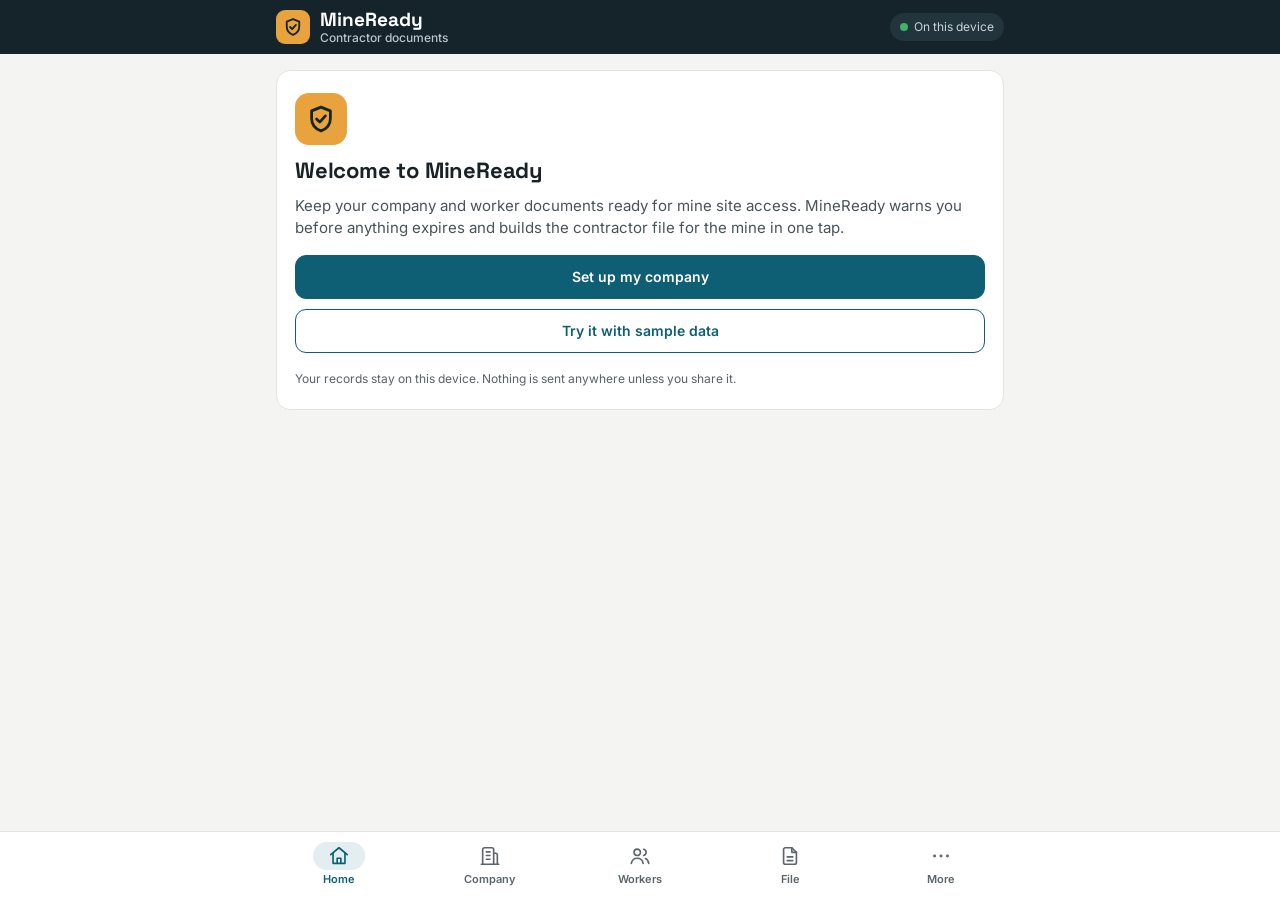
<file: index.html>
<!DOCTYPE html>
<html lang="en">
<head>
<meta charset="utf-8">
<meta name="viewport" content="width=device-width, initial-scale=1, viewport-fit=cover">
<meta name="theme-color" content="#15232A">
<meta name="description" content="MineReady keeps mine contractors' company and worker documents ready for site access. Built by Aubrey Lubasi in Ndola, Zambia.">
<meta name="author" content="Aubrey Lubasi">
<link rel="canonical" href="https://mineready.aubreylubasi.dev/">
<meta property="og:title" content="MineReady - Contractor Documents">
<meta property="og:description" content="Keep mine contractors' company and worker documents ready for site access. Built by Aubrey Lubasi in Ndola, Zambia.">
<meta property="og:type" content="website">
<meta property="og:url" content="https://mineready.aubreylubasi.dev/">
<meta name="apple-mobile-web-app-capable" content="yes">
<meta name="mobile-web-app-capable" content="yes">
<meta name="apple-mobile-web-app-title" content="MineReady">
<meta name="format-detection" content="telephone=no">
<meta name="referrer" content="no-referrer">
<meta http-equiv="Content-Security-Policy" content="default-src 'self'; script-src 'self' 'unsafe-inline'; style-src 'self' 'unsafe-inline'; img-src 'self' blob: data:; font-src 'self'; connect-src 'self' blob:; worker-src 'self'; frame-src 'none'; object-src 'none'; base-uri 'none'; form-action 'none'">
<title>MineReady - Contractor Documents</title>
<link rel="manifest" href="manifest.webmanifest">
<link rel="icon" href="icons/favicon.svg" type="image/svg+xml">
<link rel="icon" href="icons/favicon-32.png" sizes="32x32" type="image/png">
<link rel="apple-touch-icon" href="icons/apple-touch-icon.png">
<link rel="stylesheet" href="fonts/fonts.css">
<style>
:root{
  --bg:#F4F5F2; --card:#FFFFFF; --line:#E2E5E0; --line2:#ECEEEA; --field:#B9C2C5;
  --ink:#172126; --ink2:#26343A; --muted:#47545A; --muted2:#56636A;
  --head:#15232A; --accent:#0F5F74; --accent-soft:#E2EEF0;
  --ok-bg:#E3F2E7; --ok:#1D6236; --ok-dot:#2E8B4E;
  --soon-bg:#FFF1D1; --soon:#7A4A00; --soon-dot:#D88A0B;
  --bad-bg:#FBE4E2; --bad:#9E1F17; --bad-dot:#C8372D;
  --miss-bg:#ECEEF0; --miss:#454D55; --miss-dot:#7B848C;
  --inc-bg:#FCE7D6; --inc:#8A3B05; --inc-dot:#D2691E;
  --wa:#17693B;
}
*{box-sizing:border-box}
html,body{margin:0;background:var(--bg);color:var(--ink);font:15px/1.45 Inter,system-ui,-apple-system,"Segoe UI",Roboto,sans-serif}
button,input,select,textarea{font:inherit;color:inherit}
a{color:var(--accent)}
h1,h2,h3{font-family:"Space Grotesk",Inter,sans-serif;margin:0;letter-spacing:-.2px;line-height:1.2}
h1{font-size:22px} h2{font-size:17px} h3{font-size:15px}
p{margin:0}
.top{position:sticky;top:0;z-index:20;background:var(--head);color:#fff}
.top .in{max-width:760px;margin:0 auto;display:flex;align-items:center;gap:10px;padding:10px 16px}
.logo{display:flex;align-items:center;gap:10px;min-width:0}
.mark{width:34px;height:34px;border-radius:9px;background:#E8A33D;color:#15232A;display:grid;place-items:center;flex:none}
.brand{font-family:"Space Grotesk",Inter,sans-serif;font-weight:700;font-size:19px;line-height:1.1;min-width:0}
.brand small{display:block;font-family:Inter,sans-serif;font-weight:500;font-size:12px;color:#B8C5CA;white-space:nowrap;overflow:hidden;text-overflow:ellipsis;max-width:52vw}
.spacer{flex:1}
.sync{display:inline-flex;align-items:center;gap:6px;font-size:12px;color:#C9D4D8;padding:5px 10px;border-radius:999px;background:#22343C;white-space:nowrap}
.sync i{width:8px;height:8px;border-radius:50%;background:#7B848C}
.sync.ok i{background:#3FB36B}.sync.warn i{background:#E8A33D}.sync.bad i{background:#E5484D}
main{max-width:760px;margin:0 auto;padding:16px 16px 104px}
.stack{display:flex;flex-direction:column;gap:14px}
.card{background:var(--card);border:1px solid var(--line);border-radius:14px;padding:16px}
.card.flush{padding:0;overflow:hidden}
.row{display:flex;align-items:center;gap:10px;flex-wrap:wrap}
.between{justify-content:space-between}
.muted{color:var(--muted)} .small{font-size:13px} .xs{font-size:12px}
.pill{display:inline-flex;align-items:center;padding:3px 10px;border-radius:999px;font-size:12px;font-weight:600;white-space:nowrap;flex:none}
.pill.valid{background:var(--ok-bg);color:var(--ok)}
.pill.soon{background:var(--soon-bg);color:var(--soon)}
.pill.expired{background:var(--bad-bg);color:var(--bad)}
.pill.missing{background:var(--miss-bg);color:var(--miss)}
.pill.incomplete{background:var(--inc-bg);color:var(--inc)}
.kpis.k5 .kpi:last-child:nth-child(odd){grid-column:1/-1}
@media(min-width:620px){.kpis.k5{grid-template-columns:repeat(5,minmax(0,1fr))}.kpis.k5 .kpi:last-child:nth-child(odd){grid-column:auto}}
.kgroup{font-size:12px;font-weight:700;color:var(--muted);text-transform:uppercase;letter-spacing:.4px;margin:2px 2px -6px}
.demo-banner{background:#15232A;color:#FFF;border-radius:12px;padding:11px 14px;font-size:13px;font-weight:600;border-left:5px solid #E8A33D}
.why{display:flex;flex-direction:column;gap:6px;padding:12px 14px;border-top:1px solid var(--line2)}
.why .wt{display:flex;align-items:center;justify-content:space-between;gap:10px;font-weight:600;font-size:14px}
.why .we{font-size:13px;color:var(--muted)}
.why .wa{font-size:13px;color:var(--ink2)}
.why .wa b{font-weight:700}
.tag{display:inline-flex;align-items:center;padding:3px 9px;border-radius:999px;font-size:11px;font-weight:600;background:var(--miss-bg);color:var(--miss)}
.btn{display:inline-flex;align-items:center;justify-content:center;gap:8px;min-height:44px;padding:0 16px;border-radius:11px;border:1.5px solid #C9D0D2;background:#fff;color:var(--ink2);font-weight:600;cursor:pointer;text-decoration:none;font-size:14px}
.btn:hover{border-color:#9AA5A9}
.btn.primary{background:var(--accent);border-color:var(--accent);color:#fff}
.btn.primary:hover{background:#0B4E60}
.btn.outline{border-color:var(--accent);color:var(--accent)}
.btn.danger{border-color:#E3ADA8;color:var(--bad)}
.btn.wa{border-color:var(--wa);color:var(--wa)}
.btn.block{width:100%}
.btn.sm{min-height:40px;padding:0 12px;font-size:13px}
.btn[disabled]{opacity:.55;cursor:not-allowed}
.kpis{display:grid;grid-template-columns:repeat(2,minmax(0,1fr));gap:12px}
@media(min-width:620px){.kpis{grid-template-columns:repeat(4,minmax(0,1fr))}}
.kpi{background:#fff;border:1px solid var(--line);border-radius:14px;padding:14px}
.kpi .l{display:flex;align-items:center;gap:8px;font-size:13px;color:var(--muted);font-weight:500}
.kpi .dot{width:10px;height:10px;border-radius:50%;flex:none}
.kpi .v{font-family:"Space Grotesk",Inter,sans-serif;font-size:32px;font-weight:700;line-height:1;margin-top:8px}
.bar{height:10px;border-radius:5px;background:#E3E6E2;overflow:hidden}
.bar>i{display:block;height:100%;background:var(--ok-dot);border-radius:5px}
.list{display:flex;flex-direction:column}
.li{display:flex;align-items:center;gap:12px;padding:12px 14px;border:0;border-top:1px solid var(--line2);background:none;width:100%;text-align:left;cursor:pointer;color:inherit;text-decoration:none}
.li:hover{background:#FAFBF9}
.list>.li:first-child,.list>.lirow:first-child{border-top:0}
.li .main{flex:1;min-width:0}
.li .t{font-weight:600;font-size:14px;overflow-wrap:anywhere}
.li .s{font-size:12.5px;color:var(--muted2);margin-top:2px;overflow-wrap:anywhere}
.lirow{display:flex;align-items:stretch;border-top:1px solid var(--line2)}
.lirow .li{border-top:0}
.side-btn{display:flex;align-items:center;justify-content:center;min-width:52px;color:var(--wa);border-left:1px solid var(--line2);text-decoration:none}
.sec-h{display:flex;align-items:center;justify-content:space-between;gap:8px;padding:14px 14px 8px}
.sec-h h2{font-size:15px}
.lbl{display:block;font-size:13px;font-weight:600;color:var(--ink2);margin-bottom:6px}
.field{margin-bottom:14px}
input[type=text],input[type=tel],input[type=email],input[type=date],input[type=search],select,textarea{width:100%;min-height:46px;padding:10px 12px;border:1.5px solid var(--field);border-radius:10px;background:#fff;outline:none}
textarea{min-height:84px;resize:vertical}
input:focus,select:focus,textarea:focus{border-color:var(--accent);box-shadow:0 0 0 3px var(--accent-soft)}
.check{display:flex;align-items:center;gap:10px;min-height:42px;cursor:pointer;font-size:14px}
.check input{width:20px;height:20px;accent-color:var(--accent);flex:none}
.check.dis{color:var(--muted2);cursor:default}
.hint{font-size:12px;color:var(--muted2);margin-top:5px}
.err{color:var(--bad);font-size:13px;margin-top:6px;font-weight:500}
.chips{display:flex;gap:8px;flex-wrap:wrap}
.chipbtn{min-height:42px;padding:0 14px;border-radius:8px;border:1.5px solid #C9D0D2;background:#fff;font-weight:600;cursor:pointer;font-size:14px}
.chipbtn[aria-pressed=true]{background:var(--accent);border-color:var(--accent);color:#fff}
nav.bottom{position:fixed;left:0;right:0;bottom:0;z-index:30;background:#fff;border-top:1px solid var(--line)}
nav.bottom .in{max-width:760px;margin:0 auto;display:flex;padding:6px 4px 8px}
nav.bottom button{flex:1 1 0;min-height:54px;border:0;background:none;display:flex;flex-direction:column;align-items:center;justify-content:center;gap:2px;font-size:11px;font-weight:600;color:#5B666B;cursor:pointer}
nav.bottom button .ic{width:52px;height:28px;border-radius:14px;display:grid;place-items:center}
nav.bottom button[aria-current=page]{color:var(--accent)}
nav.bottom button[aria-current=page] .ic{background:var(--accent-soft)}
.modal-bg{position:fixed;inset:0;z-index:50;background:rgba(10,18,22,.55);display:flex;align-items:flex-end;justify-content:center}
@media(min-width:620px){.modal-bg{align-items:center;padding:20px}}
.modal{background:#fff;width:100%;max-width:560px;max-height:92vh;overflow-y:auto;border-radius:18px 18px 0 0;padding:18px 16px 24px}
@media(min-width:620px){.modal{border-radius:18px}}
.mh{display:flex;align-items:center;justify-content:space-between;gap:10px;margin-bottom:14px}
.iconbtn{width:44px;height:44px;border-radius:12px;border:0;background:#EEF1EC;color:var(--ink2);display:grid;place-items:center;cursor:pointer;flex:none}
.toast{position:fixed;left:50%;bottom:86px;transform:translateX(-50%);z-index:80;background:#15232A;color:#fff;padding:11px 16px;border-radius:12px;font-weight:600;font-size:14px;max-width:92vw;box-shadow:0 8px 30px rgba(0,0,0,.25)}
.toast.bad{background:#9E1F17}
.banner{border-radius:12px;padding:12px 14px;font-size:13.5px;border:1px solid}
.banner.info{background:#E8F1F4;border-color:#BCD6DE;color:#0B4656}
.banner.warn{background:var(--soon-bg);border-color:#F0D28A;color:var(--soon)}
.banner.bad{background:var(--bad-bg);border-color:#EDB7B1;color:var(--bad)}
.banner.ok{background:var(--ok-bg);border-color:#A9D8B7;color:var(--ok)}
.banner b{font-weight:700}
.spin{width:28px;height:28px;border:3px solid var(--line);border-top-color:var(--accent);border-radius:50%;animation:sp 1s linear infinite;margin:60px auto 16px}
@keyframes sp{to{transform:rotate(360deg)}}
.empty{text-align:center;padding:26px 12px;color:var(--muted)}
.preview{max-width:100%;max-height:60vh;border-radius:10px;border:1px solid var(--line);display:block;margin:0 auto}
.filebox{display:flex;align-items:center;gap:12px;padding:10px;border:1.5px dashed #9AA5A9;border-radius:12px;flex-wrap:wrap}
.thumb{width:56px;height:56px;border-radius:8px;object-fit:cover;background:#EEF1EC;display:grid;place-items:center;flex:none;color:var(--muted)}
.sr{position:absolute;width:1px;height:1px;overflow:hidden;clip:rect(0 0 0 0);white-space:nowrap}
.kv{display:grid;grid-template-columns:140px 1fr;gap:6px 10px;font-size:14px;margin:0}
.kv dt{color:var(--muted)} .kv dd{margin:0;overflow-wrap:anywhere}
@media(max-width:420px){.kv{grid-template-columns:1fr;gap:2px}.kv dd{margin-bottom:6px}}
.hero{display:flex;flex-direction:column;gap:12px;padding:22px 18px}
.hero .mark{width:52px;height:52px;border-radius:14px}
.grid2{display:grid;grid-template-columns:repeat(2,minmax(0,1fr));gap:12px}
@media(max-width:460px){.grid2{grid-template-columns:1fr}}
.icon-left{display:inline-flex;align-items:center;gap:6px}
.backbtn{display:inline-flex;align-items:center;gap:4px;border:0;background:none;color:var(--accent);font-weight:600;cursor:pointer;padding:6px 0;min-height:40px;font-size:14px}
.cleared-tag{display:inline-flex;align-items:center;gap:6px;padding:4px 10px;border-radius:999px;font-size:12px;font-weight:700}
.cleared-tag.yes{background:var(--ok-bg);color:var(--ok)}
.cleared-tag.no{background:var(--bad-bg);color:var(--bad)}
.progress{font-size:13px;color:var(--muted);min-height:18px}
.sec li{margin-bottom:8px}
</style>
</head>
<body>
<header class="top"><div class="in">
  <div class="logo">
    <div class="mark" id="logoMark" aria-hidden="true"></div>
    <div class="brand">MineReady<small id="subName">Contractor documents</small></div>
  </div>
  <div class="spacer"></div>
  <span class="sync" id="sync"><i></i><span>Connecting</span></span>
</div></header>
<main id="view"><div class="spin" aria-label="Loading"></div></main>
<nav class="bottom" aria-label="Sections"><div class="in" id="nav"></div></nav>
<div id="modalRoot"></div>

<script>
'use strict';
/* =========================================================================
   MineReady — contractor documents for mine site access (v1.0)
   - Each signed-in account's records live under data/users/<id>/, which the
     platform keeps private to that account (not even the artifact owner sees it).
   - Everything is rendered with textContent / DOM nodes, never innerHTML.
   - Photos are re-encoded in the browser before upload (strips EXIF / GPS).
   - Contractor file PDF and ZIP are generated on the device.
   ========================================================================= */
const APP_VERSION = '1.0.1';
const NS = 'http://www.w3.org/2000/svg';

/* ---------- defaults ---------- */
const DEFAULT_COMPANY_TYPES = [
  'PACRA certificate of incorporation',
  'PACRA annual return',
  'ZRA tax clearance certificate',
  'NAPSA compliance certificate',
  "Workers' Compensation (WCFCB) certificate",
  'Public liability insurance',
  'Safety, health and environment policy'
];
const DEFAULT_WORKER_TYPES = [
  {name:'Medical fitness certificate', perMine:false},
  {name:'Site induction', perMine:true},
  {name:'Working at heights', perMine:false},
  {name:'First aid', perMine:false},
  {name:'Confined space entry', perMine:false},
  {name:'Rigging and slinging', perMine:false},
  {name:'Welding certificate', perMine:false},
  {name:'Defensive driving', perMine:false},
  {name:'Fire fighting', perMine:false}
];
const DEFAULT_REQ_COMPANY = ['PACRA certificate of incorporation','ZRA tax clearance certificate','NAPSA compliance certificate'];
const DEFAULT_REQ_WORKER = ['Medical fitness certificate','Site induction'];
const DEFAULT_MINES = [['kansanshi','Kansanshi Mine'],['lumwana','Lumwana Mine'],['mopani','Mopani Copper Mines'],['kcm','KCM Nchanga']];
const WARN_OPTIONS = [14,30,45,60,90];
const STATUS_LABEL = {valid:'Valid', soon:'Expiring', expired:'Expired', missing:'Missing', incomplete:'Incomplete'};
const STATUS_RANK = {expired:0, missing:1, incomplete:2, soon:3, valid:4};
const BLOCKING = new Set(['expired','missing','incomplete']);
/* Document types that may legitimately be recorded with no expiry date (editable under More > Document types) */
const DEFAULT_NO_EXPIRY = ['PACRA certificate of incorporation'];
const DEMO_TEXT = 'DEMONSTRATION ENVIRONMENT – All sample company and worker records are fictional.';

function defaultSettings(){
  return {
    mines: DEFAULT_MINES.map(([id,name])=>({id, name, company:[...DEFAULT_REQ_COMPANY], worker:[...DEFAULT_REQ_WORKER]})),
    companyTypes: [...DEFAULT_COMPANY_TYPES],
    workerTypes: DEFAULT_WORKER_TYPES.map(t=>({...t})),
    noExpiryTypes: [...DEFAULT_NO_EXPIRY],
    warnDays: 30,
    activeMine: 'kansanshi'
  };
}

/* ---------- small helpers ---------- */
function h(tag, attrs, ...kids){
  const el = document.createElement(tag);
  if (attrs) for (const [k,v] of Object.entries(attrs)){
    if (v == null || v === false) continue;
    if (k === 'class') el.className = v;
    else if (k === 'text') el.textContent = v;
    else if (k.startsWith('on') && typeof v === 'function') el.addEventListener(k.slice(2), v);
    else if (v === true) el.setAttribute(k, '');
    else el.setAttribute(k, String(v));
  }
  for (const c of kids.flat(Infinity)){
    if (c == null || c === false) continue;
    el.append(c instanceof Node ? c : document.createTextNode(String(c)));
  }
  return el;
}
const ICONS = {
  home:['M3 10.5 12 3l9 7.5','M5.5 9v11h13V9','M10 20v-5.5h4V20'],
  building:['M4 21V5a2 2 0 0 1 2-2h8a2 2 0 0 1 2 2v16','M16 9h2a2 2 0 0 1 2 2v10','M2.5 21h19','M8 7.5h4M8 11.5h4M8 15.5h4'],
  users:['M12.5 8a3.5 3.5 0 1 1-7 0a3.5 3.5 0 1 1 7 0','M2.5 20c.8-3.6 3.4-5.5 6.5-5.5s5.7 1.9 6.5 5.5','M16 4.6a3.5 3.5 0 0 1 0 6.8','M18 14.8c1.8.7 3 2.4 3.5 5.2'],
  file:['M14 3H7a2 2 0 0 0-2 2v14a2 2 0 0 0 2 2h10a2 2 0 0 0 2-2V8z','M14 3v5h5','M9 13h6M9 17h6'],
  more:['M5 12h.01','M12 12h.01','M19 12h.01'],
  plus:['M12 5v14','M5 12h14'],
  check:['M5 12.5l4.5 4.5L19 7.5'],
  x:['M6 6l12 12','M18 6 6 18'],
  back:['M15 18l-6-6 6-6'],
  chev:['M9 6l6 6-6 6'],
  clip:['M20.5 11.5l-8.3 8.3a5 5 0 0 1-7.1-7.1l8.3-8.3a3.3 3.3 0 0 1 4.7 4.7l-8.3 8.3a1.7 1.7 0 0 1-2.4-2.4l7.6-7.6'],
  download:['M12 4v11','M7 10.5l5 5 5-5','M5 20h14'],
  upload:['M12 16V5','M7 9.5l5-5 5 5','M5 20h14'],
  chat:['M4.5 19.5l1.2-3.6A8 8 0 1 1 8.2 18.4z','M9 10.5h6M9 13.5h4'],
  edit:['M4 20h4L19 9l-4-4L4 16v4z','M13.5 6.5l4 4'],
  trash:['M4 7h16','M10 11v6M14 11v6','M6 7l1 13h10l1-13','M9 7V4h6v3'],
  copy:['M9 9h11v11H9z','M5 15H4V4h11v1'],
  shield:['M12 2.5 4.5 5.5v6c0 4.8 3.2 8.4 7.5 10 4.3-1.6 7.5-5.2 7.5-10v-6z','M8.5 12l2.5 2.5 4.5-5'],
  alert:['M12 3.5 2.5 20h19z','M12 10v4.5','M12 17.5h.01'],
  search:['M17 11a6 6 0 1 1-12 0a6 6 0 1 1 12 0','M15.5 15.5 20 20'],
  archive:['M3.5 4h17v4h-17z','M5 8v12h14V8','M10 12h4']
};
function icon(name, size=20, sw=1.8){
  const svg = document.createElementNS(NS,'svg');
  svg.setAttribute('width', size); svg.setAttribute('height', size); svg.setAttribute('viewBox','0 0 24 24');
  svg.setAttribute('fill','none'); svg.setAttribute('stroke','currentColor');
  svg.setAttribute('stroke-width', name==='more' ? 3.2 : sw); svg.setAttribute('stroke-linecap','round'); svg.setAttribute('stroke-linejoin','round');
  svg.setAttribute('aria-hidden','true'); svg.setAttribute('focusable','false');
  for (const d of (ICONS[name]||[])){ const p = document.createElementNS(NS,'path'); p.setAttribute('d', d); svg.append(p); }
  return svg;
}
const clean = (s, max=200) => String(s ?? '').replace(/[\u0000-\u001F\u007F]/g,' ').replace(/\s+/g,' ').trim().slice(0, max);
const cleanMulti = (s, max=1000) => String(s ?? '').replace(/[\u0000-\u0008\u000B\u000C\u000E-\u001F\u007F]/g,'').replace(/\r\n?/g,'\n').trim().slice(0, max);
const uniq = a => [...new Set(a)];
const deep = o => JSON.parse(JSON.stringify(o));
const sleep = ms => new Promise(r=>setTimeout(r, ms));
function randId(n=10){ const a='ABCDEFGHJKLMNPQRSTUVWXYZabcdefghijkmnopqrstuvwxyz23456789'; const b=new Uint8Array(n); crypto.getRandomValues(b); return [...b].map(x=>a[x%a.length]).join(''); }
const pad2 = n => String(n).padStart(2,'0');
function today0(){ const d=new Date(); d.setHours(0,0,0,0); return d; }
function ymd(d){ return `${d.getFullYear()}-${pad2(d.getMonth()+1)}-${pad2(d.getDate())}`; }
function parseD(s){ if (typeof s!=='string' || !/^\d{4}-\d{2}-\d{2}$/.test(s)) return null; const [y,m,d] = s.split('-').map(Number); const dt = new Date(y, m-1, d); return (dt.getFullYear()===y && dt.getMonth()===m-1 && dt.getDate()===d) ? dt : null; }
const isDate = s => !!parseD(s);
function addDays(n){ const d=today0(); d.setDate(d.getDate()+n); return ymd(d); }
function daysUntil(s){ const d=parseD(s); return d ? Math.round((d - today0())/86400000) : null; }
function fmtDate(s){ const d=parseD(s); return d ? d.toLocaleDateString('en-GB',{day:'numeric',month:'short',year:'numeric'}) : '–'; }
function fmtShort(s){ const d=parseD(s); if (!d) return '–'; const sameYear = d.getFullYear()===new Date().getFullYear(); return d.toLocaleDateString('en-GB', sameYear ? {day:'numeric',month:'short'} : {day:'numeric',month:'short',year:'numeric'}); }
function fmtMonthYear(s){ const d=parseD(s); return d ? d.toLocaleDateString('en-GB',{month:'short',year:'numeric'}) : '–'; }
function plural(n, w){ return `${n} ${w}${n===1?'':'s'}`; }
function $(id){ return document.getElementById(id); }
function toast(msg, bad){ const t=h('div',{class:'toast'+(bad?' bad':''),role:'status',text:msg}); document.body.append(t); setTimeout(()=>t.remove(), 3800); }
function errMsg(e){
  if (e && e.userMsg) return e.message;
  const c = e && e.code;
  if (c==='quota_exceeded' || c==='quota_or_state') return 'Storage is full. Remove old documents or files and try again.';
  if (c==='resource_exhausted' || c==='rate_limited') return 'Too many changes at once. Wait a moment and try again.';
  if (c==='invalid_argument') return "You don't have permission to save here, or the record was too large.";
  if (c==='too_large') return 'That file is too large (20 MB maximum).';
  if (c==='unsupported_type') return 'That file type is not supported. Use a photo (JPG or PNG) or a PDF.';
  if (c==='revoked') return 'Your access changed. Reload the page.';
  if (c==='declined') return 'Download cancelled.';
  return 'Something went wrong. Check your connection and try again.';
}
function userErr(msg){ const e = new Error(msg); e.userMsg = true; return e; }
function serialQueue(){ const m=new Map(); return (k, fn)=>{ const p=(m.get(k)||Promise.resolve()).catch(()=>{}).then(fn); m.set(k,p); return p; }; }
async function withRetry(fn){ try{ return await fn(); } catch(e){ if (e && (e.code==='unavailable' || e.code==='store_unavailable')){ await sleep(400+Math.random()*700); return fn(); } throw e; } }
function armConfirm(btn, label, armedLabel, fn){
  let armed = false, t = null;
  btn.addEventListener('click', ()=>{
    if (!armed){ armed = true; btn.textContent = armedLabel; t = setTimeout(()=>{ armed=false; btn.textContent=label; }, 4000); return; }
    clearTimeout(t); fn();
  });
  return btn;
}

/* ---------- sanitising data read back from storage ---------- */
function sanitizeFile(f){
  if (!f || typeof f!=='object') return null;
  if (!['asset','inline','mem','dev'].includes(f.kind)) return null;
  if (typeof f.id!=='string' || !/^[A-Za-z0-9_-]{6,64}$/.test(f.id)) return null;
  const type = f.type==='application/pdf' ? 'application/pdf' : 'image/jpeg';
  return {kind:f.kind, id:f.id, type, w:Math.max(0,Math.min(10000,Number(f.w)||0)), h:Math.max(0,Math.min(10000,Number(f.h)||0)), name:clean(f.name,120), size:Math.max(0,Number(f.size)||0)};
}
function sanitizeRec(r, fallbackId){
  if (!r || typeof r!=='object') return null;
  const type = clean(r.type,80); if (!type) return null;
  const id = /^[A-Za-z0-9]{4,40}$/.test(r.id||'') ? r.id : fallbackId;
  if (!id || !/^[A-Za-z0-9]{4,40}$/.test(id)) return null;
  return {
    id, type, mine: clean(r.mine,40), ref: clean(r.ref,60),
    issued: isDate(r.issued) ? r.issued : '', expires: isDate(r.expires) ? r.expires : '',
    noExpiry: r.noExpiry===true, file: sanitizeFile(r.file), notes: cleanMulti(r.notes,500),
    sample: r.sample===true, sampleNoCopy: r.sampleNoCopy===true, updatedAt: Number(r.updatedAt)||0
  };
}
function sanitizeWorker(w, id){
  if (!w || typeof w!=='object' || !/^[A-Za-z0-9]{4,40}$/.test(id)) return null;
  const name = clean(w.name,80); if (!name) return null;
  const docs = Array.isArray(w.docs) ? w.docs.slice(0,80).map(d=>sanitizeRec(d, null)).filter(Boolean) : [];
  return {
    id, name, job: clean(w.job,60), empNo: clean(w.empNo,30), phone: clean(w.phone,24).replace(/[^0-9+ ]/g,''),
    required: Array.isArray(w.required) ? uniq(w.required.slice(0,30).map(x=>clean(x,80)).filter(Boolean)) : [],
    docs, sample: w.sample===true, createdAt: Number(w.createdAt)||0
  };
}
function sanitizeProfile(p){
  if (!p || typeof p!=='object') return null;
  return { name: clean(p.name,100), pacra: clean(p.pacra,40), tpin: clean(p.tpin,20), contact: clean(p.contact,80),
    phone: clean(p.phone,24).replace(/[^0-9+ ]/g,''), email: clean(p.email,100), address: clean(p.address,160), sample: p.sample===true };
}
function sanitizeSettings(s){
  const d = defaultSettings();
  if (!s || typeof s!=='object') return d;
  const strList = (a, n, max) => Array.isArray(a) ? uniq(a.slice(0,n).map(x=>clean(x,max)).filter(Boolean)) : null;
  const companyTypes = strList(s.companyTypes, 40, 80) || d.companyTypes;
  const workerTypes = Array.isArray(s.workerTypes) ? s.workerTypes.slice(0,40).map(t=>({name:clean(t&&t.name,80), perMine:!!(t&&t.perMine)})).filter(t=>t.name) : d.workerTypes;
  const seen = new Set();
  const mines = Array.isArray(s.mines) ? s.mines.slice(0,20).map(m=>({
      id: (typeof (m&&m.id)==='string' && /^[a-z0-9-]{1,40}$/.test(m.id)) ? m.id : '',
      name: clean(m&&m.name,60), company: strList(m&&m.company,30,80)||[], worker: strList(m&&m.worker,30,80)||[]
    })).filter(m=>m.id && m.name && !seen.has(m.id) && seen.add(m.id)) : d.mines;
  const warnDays = WARN_OPTIONS.includes(Number(s.warnDays)) ? Number(s.warnDays) : 30;
  let activeMine = typeof s.activeMine==='string' ? s.activeMine : '';
  if (!mines.some(m=>m.id===activeMine)) activeMine = mines[0] ? mines[0].id : '';
  const noExpiryTypes = strList(s.noExpiryTypes, 40, 80) || [...DEFAULT_NO_EXPIRY];
  return {mines, companyTypes, workerTypes, noExpiryTypes, warnDays, activeMine};
}

/* =========================================================================
   Storage. Records (all private to the signed-in account):
     data/users/<id>/profile        company details
     data/users/<id>/settings       mines, requirements, document types
     data/users/<id>/cd_<rid>       one company document each
     data/users/<id>/w_<wid>        one worker each, with their documents
     data/users/<id>/files/f/<fid>  photo copies, only when file storage is unavailable
   Files (photos, PDFs) go to the artifact's asset store; records keep only the id.
   ========================================================================= */
function makeCloudStore(db, uid, assets){
  const base = 'data/users/' + uid;
  const q = serialQueue();
  const ref = id => db.doc(base + '/' + id);
  const fileDoc = fid => db.doc(base + '/files').collection('f').doc(fid);
  async function fileUrl(f){
    if (f.kind==='asset') return '/_blob/' + f.id;
    if (f.kind==='inline'){ const s = await withRetry(()=>fileDoc(f.id).get()); const d = s.exists ? s.data() : null; return d && typeof d.data==='string' && d.data.startsWith('data:image/jpeg;base64,') ? d.data : null; }
    return null;
  }
  return {
    kind:'cloud', uid, pdfUploads: !!assets,
    subscribe(next, err){ return db.collection(base).onSnapshot(s=>next(s.docs.map(d=>({id:d.id, data:d.data()})), s.metadata), err); },
    put(id, data){ return q(id, ()=>withRetry(()=>ref(id).set(data))); },
    del(id){ return q(id, ()=>withRetry(()=>ref(id).delete())); },
    async upload(prep){
      if (assets){
        try{
          const r = await withRetry(()=>assets.upload(prep.blob, {type: prep.type}));
          return {kind:'asset', id:r.id, type:prep.type, w:prep.w||0, h:prep.h||0, name:prep.name, size:r.sizeBytes||prep.blob.size};
        }catch(e){
          const lifecycle = e && ['not_granted','capability_disabled','capability_removed'].includes(e.code);
          if (!lifecycle || prep.type!=='image/jpeg') throw e;
        }
      }
      if (prep.type!=='image/jpeg') throw userErr('PDF uploads need edit access to MineReady. Take a photo of the document instead.');
      const small = await shrinkForInline(prep.blob);
      const fid = randId(16);
      await withRetry(()=>fileDoc(fid).set({data:small.dataUrl, type:'image/jpeg', w:small.w, h:small.h, at:Date.now()}));
      return {kind:'inline', id:fid, type:'image/jpeg', w:small.w, h:small.h, name:prep.name, size:small.bytes};
    },
    fileUrl,
    async fileBlob(f){
      if (f.kind==='asset'){ const r = await fetch('/_blob/' + f.id); if (!r.ok) throw userErr('A file could not be loaded.'); return await r.blob(); }
      const u = await fileUrl(f); if (!u) throw userErr('A file could not be loaded.'); return dataUrlToBlob(u);
    },
    async removeFile(f){ try{ if (f.kind==='asset' && assets) await assets.delete(f.id); else if (f.kind==='inline') await fileDoc(f.id).delete(); }catch{} }
  };
}
/* In-memory store with the same interface: used when the page runs outside claude.ai or signed out */
function makeMemoryStore(){
  const docs = new Map(), files = new Map(); let sub = null;
  const emit = () => { if (sub) sub([...docs.entries()].map(([id,data])=>({id, data:deep(data)})), {fromCache:false}); };
  return {
    kind:'memory', uid:'local', pdfUploads:true,
    subscribe(next){ sub = next; setTimeout(emit, 0); return ()=>{ sub=null; }; },
    async put(id, data){ docs.set(id, deep(data)); emit(); },
    async del(id){ docs.delete(id); emit(); },
    async upload(prep){ const id = randId(16); files.set(id, prep.blob); return {kind:'mem', id, type:prep.type, w:prep.w||0, h:prep.h||0, name:prep.name, size:prep.blob.size}; },
    async fileUrl(f){ const b = files.get(f.id); return b ? URL.createObjectURL(b) : null; },
    async fileBlob(f){ const b = files.get(f.id); if (!b) throw userErr('A file could not be loaded.'); return b; },
    async removeFile(f){ files.delete(f.id); }
  };
}

/* Phone storage (IndexedDB): used by the Android app and any browser outside claude.ai.
   Records and file copies stay on this device only. */
function idbReq(req){ return new Promise((res, rej)=>{ req.onsuccess = ()=>res(req.result); req.onerror = ()=>rej(req.error); }); }
function idbOpen(){
  return new Promise((res, rej)=>{
    if (typeof indexedDB === 'undefined') return rej(new Error('no indexedDB'));
    const r = indexedDB.open('mineready', 1);
    r.onupgradeneeded = ()=>{ const d = r.result; if (!d.objectStoreNames.contains('docs')) d.createObjectStore('docs'); if (!d.objectStoreNames.contains('files')) d.createObjectStore('files'); };
    r.onsuccess = ()=>res(r.result); r.onerror = ()=>rej(r.error); r.onblocked = ()=>rej(new Error('blocked'));
  });
}
async function makeDeviceStore(){
  const idb = await idbOpen();
  try{ if (navigator.storage && navigator.storage.persist) navigator.storage.persist().catch(()=>{}); }catch{}
  const os = (name, mode) => idb.transaction(name, mode).objectStore(name);
  let sub = null;
  const emit = async () => {
    if (!sub) return;
    const s = os('docs','readonly');
    const [keys, vals] = await Promise.all([idbReq(s.getAllKeys()), idbReq(s.getAll())]);
    if (sub) sub(keys.map((k,i)=>({id:String(k), data:vals[i]})), {fromCache:false});
  };
  return {
    kind:'device', uid:'device', pdfUploads:true,
    subscribe(next, err){ sub = next; emit().catch(e=>err && err({code:'unavailable', message:String(e)})); return ()=>{ sub=null; }; },
    async put(id, data){ await idbReq(os('docs','readwrite').put(deep(data), id)); await emit(); },
    async del(id){ await idbReq(os('docs','readwrite').delete(id)); await emit(); },
    async upload(prep){ const id = randId(16); await idbReq(os('files','readwrite').put(prep.blob, id)); return {kind:'dev', id, type:prep.type, w:prep.w||0, h:prep.h||0, name:prep.name, size:prep.blob.size}; },
    async fileUrl(f){ const b = await idbReq(os('files','readonly').get(f.id)); return b ? URL.createObjectURL(b) : null; },
    async fileBlob(f){ const b = await idbReq(os('files','readonly').get(f.id)); if (!b) throw userErr('A file could not be loaded.'); return b; },
    async removeFile(f){ try{ await idbReq(os('files','readwrite').delete(f.id)); }catch{} }
  };
}

/* Android app bridge: saving, sharing and opening files, copying text */
const ANDROID = (typeof window !== 'undefined' && window.AndroidBridge) ? window.AndroidBridge : null;
function bytesToB64(u8){ let s = ''; for (let i=0;i<u8.length;i+=0x8000) s += String.fromCharCode.apply(null, u8.subarray(i, i+0x8000)); return btoa(s); }
function mimeFor(name){ const e = String(name).split('.').pop().toLowerCase(); return ({pdf:'application/pdf', zip:'application/zip', csv:'text/csv', jpg:'image/jpeg', jpeg:'image/jpeg', png:'image/png', txt:'text/plain'})[e] || 'application/octet-stream'; }
async function bridgeSend(filename, data, action){
  const blob = data instanceof Blob ? data : new Blob([data]);
  const u8 = new Uint8Array(await blob.arrayBuffer());
  const fail = r => { const e = new Error(String(r).replace(/^error\|/,'') || 'The file could not be saved.'); e.userMsg = true; return e; };
  let r = String(ANDROID.begin(filename, mimeFor(filename))); if (!r.startsWith('ok')) throw fail(r);
  const CH = 3*131072;
  for (let i=0;i<u8.length;i+=CH){ r = String(ANDROID.chunk(bytesToB64(u8.subarray(i, i+CH)))); if (!r.startsWith('ok')) throw fail(r); }
  r = String(ANDROID.finish(action)); if (!r.startsWith('ok')) throw fail(r);
  return r.slice(3);
}
function makeAndroidDownloads(){
  return { async save({filename, data}){ const where = await bridgeSend(filename, data, 'save'); return {status:'saved', where}; } };
}

/* Ordinary browsers: iPhone/Android share sheet where available, otherwise a normal download */
function makeWebDownloads(){
  const mobile = /Android|iPhone|iPad|iPod/i.test(navigator.userAgent || '') || (navigator.platform === 'MacIntel' && navigator.maxTouchPoints > 1);
  return { async save({filename, data}){
    const blob = new Blob([data], {type: mimeFor(filename)});
    if (mobile && navigator.share && navigator.canShare){
      try{
        const file = new File([blob], filename, {type: mimeFor(filename)});
        if (navigator.canShare({files:[file]})){ await navigator.share({files:[file], title: filename}); return {status:'shared'}; }
      }catch(e){ if (e && e.name === 'AbortError'){ const x = new Error('cancelled'); x.code = 'declined'; throw x; } }
    }
    const url = URL.createObjectURL(blob);
    const a = document.createElement('a'); a.href = url; a.download = filename; a.rel = 'noopener'; a.style.display = 'none';
    document.body.append(a); a.click();
    setTimeout(() => { URL.revokeObjectURL(url); a.remove(); }, 60000);
    return {status:'saved'};
  } };
}

/* ---------- images ---------- */
function loadImage(blob){
  return new Promise((res, rej)=>{ const url = URL.createObjectURL(blob); const img = new Image();
    img.onload = ()=>{ URL.revokeObjectURL(url); res(img); }; img.onerror = ()=>{ URL.revokeObjectURL(url); rej(userErr('That image could not be read. Try another photo.')); }; img.src = url; });
}
function canvasToJpeg(cv, q){
  return new Promise((res, rej)=>{ if (!cv.toBlob) return rej(userErr('This browser cannot prepare images.')); cv.toBlob(b=> b ? res(b) : rej(userErr('This browser cannot prepare images.')), 'image/jpeg', q); });
}
async function toJpeg(blob, max, q){
  const img = await loadImage(blob);
  const s = Math.min(1, max/Math.max(img.naturalWidth||img.width, img.naturalHeight||img.height));
  const cv = document.createElement('canvas'); cv.width = Math.max(1, Math.round((img.naturalWidth||img.width)*s)); cv.height = Math.max(1, Math.round((img.naturalHeight||img.height)*s));
  const g = cv.getContext('2d'); if (!g) throw userErr('This browser cannot prepare images.');
  g.fillStyle = '#FFFFFF'; g.fillRect(0,0,cv.width,cv.height); g.drawImage(img,0,0,cv.width,cv.height);
  const out = await canvasToJpeg(cv, q);
  return {blob:out, w:cv.width, h:cv.height};
}
function blobToDataUrl(b){ return new Promise((res, rej)=>{ const r = new FileReader(); r.onload=()=>res(r.result); r.onerror=()=>rej(r.error); r.readAsDataURL(b); }); }
function dataUrlToBlob(u){ const [head, b64] = u.split(','); const bin = atob(b64); const a = new Uint8Array(bin.length); for (let i=0;i<bin.length;i++) a[i]=bin.charCodeAt(i); return new Blob([a], {type: (head.match(/data:([^;]+)/)||[])[1] || 'application/octet-stream'}); }
async function shrinkForInline(blob){
  let max = 1400, q = 0.72;
  for (let i=0;i<7;i++){
    const r = await toJpeg(blob, max, q); const url = await blobToDataUrl(r.blob);
    if (url.length <= 190000) return {dataUrl:url, w:r.w, h:r.h, bytes:r.blob.size};
    max = Math.round(max*0.82); q = Math.max(0.45, q-0.06);
  }
  throw userErr('That photo is too detailed to store. Try a closer, simpler photo.');
}
async function prepareUpload(file){
  if (!file) return null;
  const isPdf = file.type==='application/pdf' || /\.pdf$/i.test(file.name||'');
  if (isPdf){
    if (file.size > 20*1024*1024) throw userErr('That PDF is over 20 MB.');
    if (!S.store.pdfUploads) throw userErr('PDF uploads need edit access to MineReady. Take a photo of the document instead.');
    return {blob:file, type:'application/pdf', name:clean(file.name,120)||'document.pdf'};
  }
  if (/^image\//.test(file.type||'') || /\.(jpe?g|png|webp|gif|heic|heif)$/i.test(file.name||'')){
    if (file.size > 40*1024*1024) throw userErr('That image is too large.');
    const r = await toJpeg(file, 2000, 0.82);
    return {blob:r.blob, type:'image/jpeg', w:r.w, h:r.h, name:clean(file.name,120)||'photo.jpg'};
  }
  throw userErr('Choose a photo or a PDF.');
}

/* =========================================================================
   State and status logic
   ========================================================================= */
const S = {
  ready:false, loaded:false, store:null, sync:'connecting', syncNote:'',
  profile:null, settings:defaultSettings(), settingsSaved:false, companyDocs:[], workers:[],
  downloads:null, tab:'home', workerId:null, modalOpen:false, dirty:false,
  wq:'', wfilter:'all', fileMine:null, fileSel:null, fileSelMine:null, busy:false, progressEl:null
};
const mineById = id => S.settings.mines.find(m=>m.id===id) || null;
const activeMine = () => mineById(S.settings.activeMine) || S.settings.mines[0] || null;
function workerType(name){ return S.settings.workerTypes.find(t=>t.name===name) || {name, perMine:false}; }
function best(recs){
  let b = null, bs = -Infinity;
  for (const r of recs){
    const d = parseD(r.expires); const s = r.noExpiry ? Infinity : (d ? d.getTime() : -1e15);
    if (s > bs || (s === bs && (r.updatedAt||0) > ((b&&b.updatedAt)||0))){ b = r; bs = s; }
  }
  return b;
}
/* v1.0.1 validation. One place decides a record's status; everything else (dashboard,
   profiles, filters, readiness, PDF, CSV) reads it from here.
     missing    no record for a required document
     expired    expiry date has passed
     incomplete no copy attached, blank expiry date, or "no expiry" on a type not allowed it
     soon       valid but expires within the warning window
     valid      copy attached and dates valid                                              */
const noExpiryAllowed = type => (S.settings.noExpiryTypes || DEFAULT_NO_EXPIRY).includes(type);
const hasCopy = rec => !!(rec && (rec.file || (rec.sample && !rec.sampleNoCopy)));
function problemsOf(rec){
  if (!rec) return [];
  const p = [];
  if (!hasCopy(rec)) p.push('nocopy');
  if (rec.noExpiry){ if (!noExpiryAllowed(rec.type)) p.push('noexpiry-not-allowed'); }
  else if (!isDate(rec.expires)) p.push('noexpiry');
  return p;
}
function statusOf(rec){
  if (!rec) return 'missing';
  const n = rec.noExpiry ? null : daysUntil(rec.expires);
  if (n != null && n < 0) return 'expired';
  if (problemsOf(rec).length) return 'incomplete';
  if (n != null && n <= S.settings.warnDays) return 'soon';
  return 'valid';
}
function statusText(st, rec){
  if (st==='missing' || !rec) return 'Missing';
  if (st==='incomplete'){ const p = problemsOf(rec); return p.includes('nocopy') && p.length===1 ? 'Incomplete · no copy' : p.includes('nocopy') ? 'Incomplete' : 'Incomplete · no expiry date'; }
  if (rec.noExpiry) return 'Valid · expiry N/A';
  const n = daysUntil(rec.expires);
  if (st==='expired') return 'Expired ' + fmtShort(rec.expires);
  if (st==='soon') return n===0 ? 'Expires today' : `Expires in ${plural(n,'day')}`;
  return rec.expires ? 'Valid to ' + fmtMonthYear(rec.expires) : 'Valid';
}
function docLabel(type, mineId){ return workerType(type).perMine && mineId ? `${type} (${(mineById(mineId)||{name:mineId}).name})` : type; }
function evaluate(mineId){
  const mine = mineById(mineId) || S.settings.mines[0] || {id:'', name:'No mine set up', company:[], worker:[]};
  const counts = {valid:0, soon:0, expired:0, missing:0, incomplete:0};
  const company = mine.company.map(type=>{ const rec = best(S.companyDocs.filter(d=>d.type===type)); const status = statusOf(rec); counts[status]++; return {type, rec, status}; });
  const workers = S.workers.map(w=>{
    const req = uniq([...mine.worker, ...w.required]);
    const items = req.map(type=>{
      const perMine = workerType(type).perMine;
      const rec = best(w.docs.filter(d=>d.type===type && (!perMine || d.mine===mine.id)));
      const status = statusOf(rec); counts[status]++;
      return {type, rec, status, perMine, label: perMine ? `${type} (${mine.name})` : type};
    });
    const blockers = items.filter(i=>BLOCKING.has(i.status));
    const warnings = items.filter(i=>i.status==='soon');
    const has = st => items.some(i=>i.status===st);
    return {w, items, cleared: blockers.length===0, blockers, warnings, has};
  });
  const companyOk = company.every(c=>!BLOCKING.has(c.status));
  const cleared = workers.filter(x=>x.cleared).length;
  const pct = workers.length ? Math.round(cleared/workers.length*100) : 0;
  return {mine, company, workers, companyOk, counts, cleared, pct};
}
/* Needs-attention list: exactly the required documents for the selected mine that are not valid,
   so its count always matches the dashboard tiles (expiring + expired + missing + incomplete). */
function attentionItems(ev){
  const out = [];
  for (const c of ev.company) if (c.status!=='valid') out.push({kind:'company', type:c.type, rec:c.rec, status:c.status});
  for (const x of ev.workers) for (const i of x.items) if (i.status!=='valid') out.push({kind:'worker', w:x.w, type:i.type, mine:i.perMine ? ev.mine.id : '', rec:i.rec, status:i.status, label:i.label});
  out.sort((a,b)=> STATUS_RANK[a.status]-STATUS_RANK[b.status] || ((a.rec ? daysUntil(a.rec.expires)||0 : 0) - (b.rec ? daysUntil(b.rec.expires)||0 : 0)));
  return out;
}
function waNumber(p){
  let d = String(p||'').replace(/\D/g,'');
  if (d.startsWith('00')) d = d.slice(2);
  if (d.length===10 && d.startsWith('0')) d = '260' + d.slice(1);
  else if (d.length===9 && /^[79]/.test(d)) d = '260' + d;
  return d.length>=11 && d.length<=15 ? d : null;
}
function waText(w, items){
  if (!items.length) return null;
  const co = (S.profile && S.profile.name) || 'your employer';
  const first = w.name.split(' ')[0];
  const lines = items.map(i=>{ const label = i.label || docLabel(i.type, i.mine);
    if (i.status==='missing' || !i.rec) return `- ${label}: not on file yet`;
    if (i.status==='expired') return `- ${label}: expired on ${fmtDate(i.rec.expires)}`;
    if (i.status==='incomplete') return `- ${label}: ${problemsOf(i.rec).includes('nocopy') ? 'we need a copy of the certificate' : 'we need the expiry date'}`;
    return `- ${label}: expires on ${fmtDate(i.rec.expires)}`; });
  const ask = items.every(i=>i.status==='incomplete') ? 'Please send me what is needed' : 'Please renew it and send me a copy';
  return `Hello ${first}, this is a reminder from ${co}.\n${lines.join('\n')}\n${ask} so you can keep working on site. Thank you.`;
}
function waLink(w, items){
  const num = waNumber(w.phone); const text = waText(w, items);
  if (!num || !text) return null;
  return 'https://wa.me/' + num + '?text=' + encodeURIComponent(text);
}
/* Demo mode: sample workers have no phone numbers, so show the reminder instead of sending it */
function waPreview(w, items){
  const text = waText(w, items); if (!text) return;
  openModal('WhatsApp reminder preview', h('div',{class:'stack',style:'gap:10px'},
    h('div',{class:'banner info'}, h('b',null,'Demonstration only. '), 'Nothing is sent. With a real worker, this opens WhatsApp with the message filled in.'),
    h('textarea',{readonly:true, style:'min-height:170px;font-size:14px'}, text)));
}

/* =========================================================================
   Routing and chrome
   ========================================================================= */
const TABS = [['home','Home','home'],['company','Company','building'],['workers','Workers','users'],['file','File','file'],['more','More','more']];
function go(hash){ if (location.hash !== '#'+hash) location.hash = hash; else route(); }
function route(){
  const hs = (location.hash||'').slice(1);
  if (/^worker-[A-Za-z0-9]{4,40}$/.test(hs)){ S.tab='workers'; S.workerId = hs.slice(7); }
  else { S.workerId = null; S.tab = TABS.some(t=>t[0]===hs) ? hs : 'home'; }
  render(true);
}
window.addEventListener('hashchange', route);
function renderChrome(){
  const lm = $('logoMark'); if (!lm.firstChild) lm.append(icon('shield', 20, 2.2));
  $('subName').textContent = (S.profile && S.profile.name) ? S.profile.name : 'Contractor documents';
  const sc = $('sync'); sc.textContent = '';
  const map = {connecting:['warn','Connecting'], live:['ok','Saved'], device:['ok','On this device'], local:['warn','Not saved'], stale:['warn','Reconnecting'], off:['bad','Offline']};
  const [cls, label] = map[S.sync] || map.connecting;
  sc.className = 'sync ' + cls; sc.title = S.syncNote || label;
  sc.append(h('i'), h('span', {text:label}));
  const nav = $('nav'); nav.textContent = '';
  for (const [id,label2,ic] of TABS){
    const cur = S.tab===id;
    nav.append(h('button',{type:'button', 'aria-current': cur ? 'page' : null, onclick:()=>go(id)}, h('span',{class:'ic'}, icon(ic, 22)), h('span',{text:label2})));
  }
}
function render(scrollTop){
  renderChrome();
  const v = $('view'); v.textContent = ''; S.progressEl = null;
  if (!S.ready || !S.loaded){
    v.append(h('div',{class:'spin','aria-label':'Loading'}));
    if (S.sync==='stale') v.append(h('p',{class:'muted small',style:'text-align:center'}, S.syncNote));
    return;
  }
  if (hasSampleData()) v.append(h('div',{class:'demo-banner',style:'margin-bottom:14px',role:'note'}, DEMO_TEXT));
  if (S.store.kind==='memory') v.append(h('div',{class:'banner warn',style:'margin-bottom:14px'}, h('b',null,'Demo mode. '), 'This browser is blocking storage (often a private window), so nothing is saved when you close it. Open MineReady in a normal window to keep your records.'));
  if (S.sync==='stale' || S.sync==='off') v.append(h('div',{class:'banner info',style:'margin-bottom:14px'}, S.syncNote || 'Reconnecting. What you see may be out of date.'));
  const views = {home:viewHome, company:viewCompany, workers:viewWorkers, file:viewFile, more:viewMore};
  v.append(S.workerId ? viewWorker(S.workerId) : (views[S.tab] || viewHome)());
  if (scrollTop) window.scrollTo(0,0);
}
function softRender(){
  if (S.modalOpen){ S.dirty = true; return; }
  const y = window.scrollY; render(false); window.scrollTo(0, y);
}

/* ---------- shared bits ---------- */
function hasSampleData(){ return !!((S.profile && S.profile.sample) || S.companyDocs.some(d=>d.sample) || S.workers.some(w=>w.sample)); }
function statusWord(st){ return (STATUS_LABEL[st] || st).toLowerCase(); }
function pill(st, text){ return h('span',{class:'pill '+st, text: text || STATUS_LABEL[st]}); }
function mineSelect(value, onChange, id){
  const s = h('select',{id: id || null, 'aria-label':'Mine'}, S.settings.mines.map(m=>h('option',{value:m.id, selected: m.id===value}, m.name)));
  s.addEventListener('change', ()=>onChange(s.value));
  return s;
}
async function saveSettings(next){
  const prev = S.settings; S.settings = next;
  try{ await S.store.put('settings', next); S.settingsSaved = true; }
  catch(e){ S.settings = prev; toast(errMsg(e), true); softRender(); throw e; }
}
function setActiveMine(id){
  if (S.settings.activeMine===id) return;
  S.fileMine = null;
  saveSettings({...S.settings, activeMine:id}).catch(()=>{});
  softRender();
}
function minePickerLine(labelText){
  if (!S.settings.mines.length) return h('div',{class:'banner warn'}, 'No mines set up yet. Add one under More → Mines and requirements.');
  return h('div',{class:'row',style:'gap:8px'}, h('label',{class:'small muted',for:'mineSel-'+labelText.length, text:labelText}),
    h('div',{style:'flex:1;min-width:180px'}, mineSelect(S.settings.activeMine, setActiveMine, 'mineSel-'+labelText.length)));
}
function recRow({title, sub, status, stText, hasFile, onclick}){
  return h('button',{type:'button', class:'li', onclick},
    h('div',{class:'main'}, h('div',{class:'t'}, title), sub ? h('div',{class:'s'}, sub) : null),
    hasFile ? h('span',{class:'muted', title:'Copy attached', 'aria-label':'Copy attached'}, icon('clip',18)) : null,
    pill(status, stText));
}
function recSub(rec){
  if (!rec) return 'Not added yet';
  const bits = [];
  if (rec.ref) bits.push('No. ' + rec.ref);
  bits.push(rec.noExpiry ? 'Expiry N/A' : (rec.expires ? 'Expires ' + fmtDate(rec.expires) : 'No expiry date entered'));
  if (!rec.file) bits.push(hasCopy(rec) ? 'sample copy' : 'no copy attached');
  return bits.join(' · ');
}

/* =========================================================================
   Views
   ========================================================================= */
function onboarding(){
  return h('div',{class:'card hero'},
    h('div',{class:'mark'}, icon('shield', 30, 2.2)),
    h('h1',null,'Welcome to MineReady'),
    h('p',{class:'muted'},'Keep your company and worker documents ready for mine site access. MineReady warns you before anything expires and builds the contractor file for the mine in one tap.'),
    h('div',{class:'stack',style:'gap:10px;margin-top:4px'},
      h('button',{type:'button', class:'btn primary block', onclick:()=>openCompanyForm()}, 'Set up my company'),
      h('button',{type:'button', class:'btn outline block', onclick:loadSample}, 'Try it with sample data')),
    h('p',{class:'hint'}, S.store && S.store.kind==='device' ? 'Your records stay on this device. Nothing is sent anywhere unless you share it.' : 'Your records are private to your account.'));
}
function viewHome(){
  const root = h('div',{class:'stack'});
  if (!S.profile && !S.companyDocs.length && !S.workers.length){ root.append(onboarding()); return root; }
  const ev = evaluate(S.settings.activeMine);
  const p = S.profile || {};
  root.append(h('div',{class:'card stack',style:'gap:10px'},
    h('div',{class:'row between'}, h('h1',null, p.name || 'Your company'), (p.sample || S.workers.some(w=>w.sample)) ? h('span',{class:'tag'},'Sample data') : null),
    minePickerLine('Checking for')));
  const c = ev.counts;
  const VAR = {valid:'ok', soon:'soon', expired:'bad', missing:'miss', incomplete:'inc', ink:'ink'};
  const kpi = (n, label, st, onclick) => h(onclick ? 'button' : 'div',{class:'kpi', type: onclick ? 'button' : null, onclick: onclick || null, style: onclick ? 'text-align:left;cursor:pointer;font:inherit' : null},
    h('div',{class:'l'}, st!=='ink' ? h('span',{class:'dot', style:`background:var(--${VAR[st]}-dot)`}) : null, h('span',{text:label})),
    h('div',{class:'v', style:`color:var(--${VAR[st]})`, text:n}));
  const toWorkers = f => () => { S.wfilter = f; S.wq = ''; go('workers'); };
  const blockedN = ev.workers.length - ev.cleared;
  root.append(h('div',{class:'kgroup'}, `Workers at ${ev.mine.name}`));
  root.append(h('div',{class:'kpis'},
    kpi(ev.workers.length,'Total workers','ink', toWorkers('all')),
    kpi(ev.cleared,'Cleared for site','valid', toWorkers('cleared')),
    kpi(blockedN,'Not cleared', blockedN ? 'expired' : 'valid', toWorkers('blocked')),
    kpi(ev.workers.length ? ev.pct + '%' : '—','Ready', ev.pct===100 ? 'valid' : ev.pct>=50 ? 'soon' : 'expired')));
  root.append(h('div',{class:'kgroup'}, 'Required documents'));
  root.append(h('div',{class:'kpis k5'}, kpi(c.valid,'Valid','valid'), kpi(c.soon,`Expiring in ${S.settings.warnDays} days`,'soon'), kpi(c.expired,'Expired','expired'), kpi(c.missing,'Missing','missing'), kpi(c.incomplete,'Incomplete','incomplete')));
  if (c.incomplete) root.append(h('div',{class:'banner warn'}, h('b',null,`${plural(c.incomplete,'required document')} ${c.incomplete===1?'is':'are'} incomplete. `),
    'A document needs a copy attached and an expiry date (or expiry marked N/A where allowed) before it counts as valid. ',
    h('button',{type:'button', class:'backbtn', style:'min-height:0;padding:0', onclick:toWorkers('incomplete')}, 'See workers affected')));

  const companyBad = ev.company.filter(x=>BLOCKING.has(x.status));
  const pct = ev.pct;
  root.append(h('section',{class:'card stack',style:'gap:12px'},
    h('div',{class:'row between'}, h('h2',null,'Ready for ' + ev.mine.name), ev.companyOk && ev.workers.length && ev.cleared===ev.workers.length ? pill('valid','All ready') : null),
    h('div',{class:'row between'}, h('span',{class:'small'}, 'Company documents'),
      companyBad.length ? pill(companyBad.some(x=>x.status==='expired')?'expired':companyBad.some(x=>x.status==='incomplete')?'incomplete':'missing', `${companyBad.length} not ready`) : (ev.company.length ? pill('valid', `${ev.company.length} of ${ev.company.length} ready`) : h('span',{class:'small muted'},'None required'))),
    h('div',{class:'row between'}, h('span',{class:'small'}, 'Workers cleared for site'), h('span',{class:'small', style:'font-weight:600', text:`${ev.cleared} of ${ev.workers.length} · ${ev.workers.length ? pct + '% ready' : 'no workers'}`})),
    h('div',{class:'bar', role:'img', 'aria-label':`${ev.cleared} of ${ev.workers.length} workers cleared`}, h('i',{style:`width:${pct}%`})),
    h('div',{class:'row'},
      !ev.workers.length ? h('button',{type:'button', class:'btn outline sm', onclick:()=>{ go('workers'); setTimeout(()=>openWorkerForm(null), 50); }}, icon('plus',16), 'Add your first worker') : null,
      ev.workers.length > ev.cleared ?h('button',{type:'button', class:'btn outline sm', onclick:()=>{ S.wfilter='blocked'; go('workers'); }}, `See ${plural(ev.workers.length-ev.cleared,'blocked worker')}`) : null,
      h('button',{type:'button', class:'btn primary sm', onclick:()=>go('file')}, icon('file',18), 'Prepare contractor file'))));

  const items = attentionItems(ev);
  const box = h('section',{class:'card flush'});
  box.append(h('div',{class:'sec-h'}, h('div',null, h('h2',null,'Needs attention'), h('p',{class:'xs muted'}, `Required documents for ${ev.mine.name} that are expired, missing, incomplete, or expiring within ${S.settings.warnDays} days.`)), items.length ? h('span',{class:'tag', text:items.length}) : null));
  if (!items.length) box.append(h('div',{class:'empty'}, 'Nothing needs attention. Every required document is valid.'));
  else {
    const list = h('div',{class:'list'});
    const show = S.showAllAttention ? items : items.slice(0, 8);
    for (const it of show) list.append(attentionRow(it, ev));
    box.append(list);
    if (items.length > 8) box.append(h('div',{style:'padding:8px 14px 14px'}, h('button',{type:'button', class:'btn sm', onclick:()=>{ S.showAllAttention = !S.showAllAttention; softRender(); }}, S.showAllAttention ? 'Show fewer' : `Show all ${items.length}`)));
  }
  root.append(box);
  return root;
}
function attentionRow(it, ev){
  const label = it.label || (it.kind==='worker' ? docLabel(it.type, it.mine) : it.type);
  const title = it.kind==='worker' ? `${it.w.name} · ${label}` : label;
  const n = it.rec ? daysUntil(it.rec.expires) : null;
  const sub = it.status==='missing' ? `Required for ${ev.mine.name} · not added yet`
    : it.status==='expired' ? `Expired ${fmtDate(it.rec.expires)} · ${plural(-n,'day')} ago`
    : it.status==='incomplete' ? problemsOf(it.rec).map(p=>p==='nocopy' ? 'no copy attached' : p==='noexpiry' ? 'no expiry date entered' : 'this document must have an expiry date').join(' · ')
    : `Expires ${fmtDate(it.rec.expires)}`;
  const pt = it.status==='soon' ? (n===0 ? 'Today' : `${plural(n,'day')} left`) : STATUS_LABEL[it.status];
  const open = () => it.kind==='company'
    ? openDocForm({holder:'company', rec:it.rec, type:it.type})
    : openDocForm({holder:it.w.id, rec:it.rec, type:it.type, mine:it.mine});
  const main = h('button',{type:'button', class:'li', onclick:open}, h('div',{class:'main'}, h('div',{class:'t'}, title), h('div',{class:'s'}, sub)), pill(it.status, pt));
  if (it.kind==='worker'){
    const items = [{type:it.type, mine:it.mine, rec:it.rec, status:it.status, label}];
    const link = waLink(it.w, items);
    if (link) return h('div',{class:'lirow'}, main, h('a',{class:'side-btn', href:link, target:'_blank', rel:'noopener', 'aria-label':`Send ${it.w.name} a WhatsApp reminder`, title:'WhatsApp reminder'}, icon('chat',20)));
    if (it.w.sample && !waNumber(it.w.phone)) return h('div',{class:'lirow'}, main, h('button',{type:'button', class:'side-btn', style:'border-top:0;border-right:0;border-bottom:0;background:none;cursor:pointer', onclick:()=>waPreview(it.w, items), 'aria-label':`Preview WhatsApp reminder for ${it.w.name}`, title:'Preview WhatsApp reminder'}, icon('chat',20)));
  }
  return main;
}

/* ---------- Company ---------- */
function viewCompany(){
  const root = h('div',{class:'stack'});
  const p = S.profile;
  const prof = h('section',{class:'card stack',style:'gap:12px'});
  prof.append(h('div',{class:'row between'}, h('h1',null, p && p.name ? p.name : 'Company details'), h('button',{type:'button', class:'btn sm', onclick:()=>openCompanyForm()}, icon('edit',16), p ? 'Edit' : 'Add')));
  if (p){
    const kv = h('dl',{class:'kv'});
    const add = (k,v) => { if (v) kv.append(h('dt',null,k), h('dd',null,v)); };
    add('PACRA reg. no.', p.pacra); add('TPIN', p.tpin); add('Contact person', p.contact); add('Phone', p.phone); add('Email', p.email); add('Address', p.address);
    prof.append(kv.childNodes.length ? kv : h('p',{class:'muted small'},'Add your PACRA number, TPIN and contact details so they appear on the contractor file.'));
  } else prof.append(h('p',{class:'muted small'},'Add your company name and registration details. They go on the cover of every contractor file.'));
  root.append(prof);

  const ev = evaluate(S.settings.activeMine);
  const req = h('section',{class:'card flush'});
  req.append(h('div',{class:'sec-h',style:'flex-direction:column;align-items:stretch'}, h('h2',null,'Required documents'), minePickerLine('For')));
  const list = h('div',{class:'list'});
  if (!ev.company.length) list.append(h('div',{class:'empty'}, 'This mine has no company documents set as required.'));
  for (const it of ev.company) list.append(recRow({title:it.type, sub:recSub(it.rec), status:it.status, stText:statusText(it.status,it.rec), hasFile:!!(it.rec&&it.rec.file),
    onclick:()=>openDocForm({holder:'company', rec:it.rec, type:it.type})}));
  req.append(list);
  root.append(req);

  const usedIds = new Set(ev.company.map(x=>x.rec && x.rec.id).filter(Boolean));
  const others = S.companyDocs.filter(d=>!usedIds.has(d.id)).sort((a,b)=>a.type.localeCompare(b.type) || String(b.expires).localeCompare(String(a.expires)));
  const oth = h('section',{class:'card flush'});
  oth.append(h('div',{class:'sec-h'}, h('h2',null,'Other company documents'), h('button',{type:'button', class:'btn sm primary', onclick:()=>openDocForm({holder:'company'})}, icon('plus',16), 'Add')));
  const ol = h('div',{class:'list'});
  if (!others.length) ol.append(h('div',{class:'empty small'}, 'Older copies and documents not required by this mine show here.'));
  for (const d of others){ const st = statusOf(d); ol.append(recRow({title:d.type, sub:recSub(d), status:st, stText:statusText(st,d), hasFile:!!d.file, onclick:()=>openDocForm({holder:'company', rec:d})})); }
  oth.append(ol);
  root.append(oth);
  return root;
}

/* ---------- Workers ---------- */
function workerSummary(x){
  if (x.blockers.length) return x.blockers.slice(0,2).map(i=>`${i.perMine ? 'Induction' : i.type} ${statusWord(i.status)}`).join(' · ') + (x.blockers.length>2 ? ` · +${x.blockers.length-2} more` : '');
  if (x.warnings.length){ const i = x.warnings[0]; const n = daysUntil(i.rec.expires); return `${i.perMine ? 'Induction' : i.type} expires in ${plural(n,'day')}`; }
  return x.items.length ? 'All required documents valid' : 'No documents required';
}
const WORKER_FILTERS = [['all','All'],['cleared','Cleared'],['blocked','Blocked'],['expired','Expired'],['missing','Missing'],['incomplete','Incomplete'],['soon','Expiring soon']];
const WFILTER_TEST = {
  all: () => true,
  cleared: x => x.cleared,
  blocked: x => !x.cleared,
  expired: x => x.has('expired'),
  missing: x => x.has('missing'),
  incomplete: x => x.has('incomplete'),
  soon: x => x.has('soon')
};
function viewWorkers(){
  const root = h('div',{class:'stack'});
  const ev = evaluate(S.settings.activeMine);
  root.append(h('div',{class:'row between'}, h('h1',null, `Workers (${S.workers.length})`), h('button',{type:'button', class:'btn primary sm', onclick:()=>openWorkerForm(null)}, icon('plus',16), 'Add worker')));
  root.append(minePickerLine('Checking for'));
  const q = h('input',{type:'search', placeholder:'Search by name, job or employee no.', 'aria-label':'Search workers', value:S.wq});
  /* Worker filters count WORKERS (for the selected mine). A worker appears under Expired / Missing /
     Incomplete / Expiring soon if at least one of their required documents has that status, so one worker
     can appear under several. The dashboard "Expiring" tile counts DOCUMENTS (company + worker). */
  if (!WORKER_FILTERS.some(f=>f[0]===S.wfilter)) S.wfilter = 'all';
  const nOf = id => ev.workers.filter(WFILTER_TEST[id]).length;
  const chip = (id, label) => h('button',{type:'button', class:'chipbtn', 'data-filter':id, 'aria-pressed': S.wfilter===id ? 'true':'false', onclick:()=>{ S.wfilter=id; draw(); syncChips(); }}, `${label} ${nOf(id)}`);
  const chips = h('div',{class:'chips', role:'group', 'aria-label':'Filter workers'}, WORKER_FILTERS.map(([id,label])=>chip(id,label)));
  const syncChips = () => [...chips.children].forEach(b=>b.setAttribute('aria-pressed', b.dataset.filter===S.wfilter ? 'true':'false'));
  const box = h('div',{class:'card flush'});
  const draw = () => {
    box.textContent = '';
    const needle = S.wq.trim().toLowerCase();
    let rows = ev.workers.filter(WFILTER_TEST[S.wfilter] || WFILTER_TEST.all);
    if (needle) rows = rows.filter(x=>(x.w.name+' '+x.w.job+' '+x.w.empNo).toLowerCase().includes(needle));
    if (!S.workers.length){ box.append(h('div',{class:'empty'}, h('p',null,'No workers yet.'), h('p',{class:'small'},'Add the people you send to site, then attach their medicals, inductions and training certificates.'))); return; }
    if (!rows.length){ box.append(h('div',{class:'empty'}, 'No workers match.')); return; }
    const list = h('div',{class:'list'});
    for (const x of rows) list.append(h('button',{type:'button', class:'li', onclick:()=>go('worker-'+x.w.id)},
      h('div',{class:'main'}, h('div',{class:'t'}, x.w.name), h('div',{class:'s'}, [x.w.job, workerSummary(x)].filter(Boolean).join(' · '))),
      h('span',{class:'cleared-tag ' + (x.cleared ? 'yes' : 'no')}, x.cleared ? 'Cleared' : 'Blocked'),
      h('span',{class:'muted'}, icon('chev',18))));
    box.append(list);
  };
  q.addEventListener('input', ()=>{ S.wq = q.value; draw(); });
  root.append(q, chips, box);
  draw();
  return root;
}
/* Explanation and corrective action for one outstanding requirement */
function reasonFor(i, mine){
  const name = i.label || i.type;
  if (i.status==='missing') return i.perMine
    ? {why:`No ${i.type.toLowerCase()} for ${mine.name} is on file. ${mine.name} requires it before this worker can go on site.`, fix:`Complete the ${mine.name} induction and upload proof of it.`, btn:'Add induction'}
    : {why:`No ${name} is on file. ${mine.name} requires it before this worker can go on site.`, fix:`Upload a copy of the ${name} with its expiry date.`, btn:'Add document'};
  if (i.status==='expired'){ const n = -daysUntil(i.rec.expires);
    return {why:`Expired on ${fmtDate(i.rec.expires)} (${plural(n,'day')} ago).`, fix:`Upload a renewed ${name} and enter the new expiry date.`, btn:'Update document'}; }
  if (i.status==='incomplete'){
    const p = problemsOf(i.rec), why = [], fix = [];
    if (p.includes('nocopy')){ why.push('No copy of the certificate is attached.'); fix.push('Upload the missing document copy (photo or PDF).'); }
    if (p.includes('noexpiry')){ why.push('The expiry date is blank.'); fix.push(noExpiryAllowed(i.type) ? 'Enter the expiry date, or confirm that expiry is not applicable.' : 'Enter the expiry date.'); }
    if (p.includes('noexpiry-not-allowed')){ why.push('It is marked as never expiring, but this document type must have an expiry date.'); fix.push('Enter the expiry date shown on the certificate.'); }
    return {why: why.join(' '), fix: fix.join(' '), btn: p.includes('nocopy') ? 'Attach copy' : 'Enter expiry date'};
  }
  if (i.status==='soon'){ const n = daysUntil(i.rec.expires); return {why: n===0 ? 'Expires today.' : `Expires on ${fmtDate(i.rec.expires)}, in ${plural(n,'day')}.`, fix:`Arrange the renewal before it expires, then upload the new ${name}.`, btn:'Update document'}; }
  return null;
}
function whySection(w, x, ev){
  const sec = h('section',{class:'card flush'});
  if (x.cleared){
    sec.append(h('div',{class:'sec-h'}, h('h2',null,`Cleared for ${ev.mine.name}`), h('span',{class:'cleared-tag yes'},'Cleared')),
      h('div',{style:'padding:0 14px 14px'}, h('p',{class:'small muted'}, x.items.length ? `Every required document for ${ev.mine.name} has a copy attached and is in date.` : `${ev.mine.name} has no worker documents set as required.`)));
    if (x.warnings.length){
      sec.append(h('div',{style:'padding:0 14px 6px'}, h('p',{class:'small',style:'font-weight:600'},'Coming up')));
      for (const i of x.warnings) sec.append(whyRow(w, i, ev));
    }
    return sec;
  }
  sec.append(h('div',{class:'sec-h'}, h('div',null, h('h2',null,'Why this worker is not cleared'), h('p',{class:'xs muted'}, `${plural(x.blockers.length,'requirement')} outstanding for ${ev.mine.name}. Fix each one to clear this worker.`)), h('span',{class:'cleared-tag no'},'Blocked')));
  for (const i of [...x.blockers].sort((a,b)=>STATUS_RANK[a.status]-STATUS_RANK[b.status])) sec.append(whyRow(w, i, ev));
  return sec;
}
function whyRow(w, i, ev){
  const r = reasonFor(i, ev.mine);
  return h('div',{class:'why'},
    h('div',{class:'wt'}, h('span',null, i.label || i.type), pill(i.status)),
    h('div',{class:'we'}, r.why),
    h('div',{class:'wa'}, h('b',null,'Action: '), r.fix),
    h('div',null, h('button',{type:'button', class:'btn sm outline', onclick:()=>openDocForm({holder:w.id, rec:i.rec, type:i.type, mine: i.perMine ? ev.mine.id : ''})}, icon(i.status==='missing' ? 'plus' : 'edit',16), r.btn)));
}
function viewWorker(id){
  const root = h('div',{class:'stack'});
  root.append(h('div',null, h('button',{type:'button', class:'backbtn', onclick:()=>go('workers')}, icon('back',18), 'All workers')));
  const w = S.workers.find(x=>x.id===id);
  if (!w){ root.append(h('div',{class:'card empty'}, 'This worker was not found. They may have been removed.')); return root; }
  const ev = evaluate(S.settings.activeMine);
  const x = ev.workers.find(y=>y.w.id===id);
  const remind = waLink(w, [...x.blockers, ...x.warnings]);
  root.append(h('section',{class:'card stack',style:'gap:10px'},
    h('div',{class:'row between'}, h('div',null, h('h1',null,w.name), h('p',{class:'muted small'}, [w.job, w.empNo ? 'Emp. no. '+w.empNo : '', w.phone].filter(Boolean).join(' · ') || 'No details yet')),
      h('button',{type:'button', class:'btn sm', onclick:()=>openWorkerForm(w)}, icon('edit',16), 'Edit')),
    w.sample ? h('span',{class:'tag',style:'align-self:flex-start'},'Sample worker') : null,
    remind ? h('a',{class:'btn wa sm', href:remind, target:'_blank', rel:'noopener', style:'align-self:flex-start'}, icon('chat',18), 'Send WhatsApp reminder')
      : ((x.blockers.length || x.warnings.length) && w.sample ? h('button',{type:'button', class:'btn wa sm', style:'align-self:flex-start', onclick:()=>waPreview(w, [...x.blockers, ...x.warnings])}, icon('chat',18), 'Preview WhatsApp reminder')
      : ((x.blockers.length || x.warnings.length) && !waNumber(w.phone) ? h('p',{class:'hint'}, 'Add a phone number to send this worker WhatsApp reminders.') : null))));

  root.append(whySection(w, x, ev));

  const req = h('section',{class:'card flush'});
  req.append(h('div',{class:'sec-h',style:'flex-direction:column;align-items:stretch'},
    h('div',{class:'row between'}, h('h2',null,'Site clearance'), h('span',{class:'cleared-tag ' + (x.cleared?'yes':'no')}, x.cleared ? 'Cleared' : 'Blocked')),
    minePickerLine('For')));
  const rl = h('div',{class:'list'});
  if (!x.items.length) rl.append(h('div',{class:'empty small'},'No documents are required for this worker at this mine.'));
  for (const it of x.items) rl.append(recRow({title:it.label, sub:recSub(it.rec), status:it.status, stText:statusText(it.status,it.rec), hasFile:!!(it.rec&&it.rec.file),
    onclick:()=>openDocForm({holder:w.id, rec:it.rec, type:it.type, mine: it.perMine ? ev.mine.id : ''})}));
  req.append(rl);
  root.append(req);

  const all = h('section',{class:'card flush'});
  all.append(h('div',{class:'sec-h'}, h('h2',null,`All documents (${w.docs.length})`), h('button',{type:'button', class:'btn sm primary', onclick:()=>openDocForm({holder:w.id})}, icon('plus',16), 'Add')));
  const al = h('div',{class:'list'});
  if (!w.docs.length) al.append(h('div',{class:'empty small'},'No documents yet. Add the medical, induction and training certificates.'));
  for (const d of [...w.docs].sort((a,b)=>a.type.localeCompare(b.type) || String(b.expires).localeCompare(String(a.expires)))){
    const st = statusOf(d);
    al.append(recRow({title:docLabel(d.type, d.mine), sub:recSub(d), status:st, stText:statusText(st,d), hasFile:!!d.file, onclick:()=>openDocForm({holder:w.id, rec:d})}));
  }
  all.append(al);
  root.append(all);
  return root;
}

/* ---------- Contractor file ---------- */
function viewFile(){
  const root = h('div',{class:'stack'});
  if (!S.settings.mines.length){ root.append(h('h1',null,'Contractor file'), h('div',{class:'banner warn'},'Add a mine under More → Mines and requirements first.')); return root; }
  const mineId = mineById(S.fileMine) ? S.fileMine : S.settings.activeMine;
  const ev = evaluate(mineId);
  if (!S.fileSel || S.fileSelMine !== ev.mine.id){ S.fileSel = new Set(ev.workers.filter(x=>x.cleared).map(x=>x.w.id)); S.fileSelMine = ev.mine.id; }
  for (const idx of [...S.fileSel]) if (!ev.workers.some(x=>x.w.id===idx && x.cleared)) S.fileSel.delete(idx);
  const chosen = ev.workers.filter(x=>x.cleared && S.fileSel.has(x.w.id));

  root.append(h('div',null, h('h1',null,'Contractor file'), h('p',{class:'muted small',style:'margin-top:4px'},'Pick the mine. MineReady checks every document against its expiry date and puts the valid ones into one file, with a cover page and an index.')));
  root.append(h('div',{class:'card'}, h('label',{class:'lbl', for:'fileMine'},'Mine site'), mineSelect(ev.mine.id, v=>{ S.fileMine = v; softRender(); }, 'fileMine')));

  const companyBad = ev.company.filter(c=>BLOCKING.has(c.status));
  if (!S.profile || !S.profile.name) root.append(h('div',{class:'banner warn'}, 'Add your company details on the Company tab so they appear on the cover page.'));
  if (companyBad.length) root.append(h('div',{class:'banner bad'}, h('b',null,'Not ready to submit. '), `${companyBad.map(c=>c.type).join(', ')} ${companyBad.length===1?'is':'are'} ${companyBad.every(c=>c.status==='missing')?'missing':companyBad.every(c=>c.status==='incomplete')?'incomplete':'expired, missing or incomplete'}. You can still download the file, but the mine will likely reject it.`));
  else if (!chosen.length) root.append(h('div',{class:'banner warn'}, 'No cleared workers selected yet.'));
  else root.append(h('div',{class:'banner ok'}, h('b',null,'Ready. '), `Company documents are valid and ${plural(chosen.length,'worker')} ${chosen.length===1?'is':'are'} included.`));

  const cbox = h('section',{class:'card flush'}, h('div',{class:'sec-h'}, h('h2',null,'Company documents')));
  const cl = h('div',{class:'list'});
  if (!ev.company.length) cl.append(h('div',{class:'empty small'}, 'None required for this mine.'));
  for (const it of ev.company) cl.append(recRow({title:it.type, sub:recSub(it.rec), status:it.status, stText:statusText(it.status,it.rec), hasFile:!!(it.rec&&it.rec.file), onclick:()=>openDocForm({holder:'company', rec:it.rec, type:it.type})}));
  cbox.append(cl); root.append(cbox);

  const wbox = h('section',{class:'card flush'});
  wbox.append(h('div',{class:'sec-h'}, h('h2',null,`Workers (${chosen.length} of ${ev.workers.length} included)`),
    ev.cleared ? h('button',{type:'button', class:'btn sm', onclick:()=>{ const allOn = chosen.length===ev.cleared; S.fileSel = new Set(allOn ? [] : ev.workers.filter(x=>x.cleared).map(x=>x.w.id)); softRender(); }}, chosen.length===ev.cleared ? 'Clear all' : 'Select all') : null));
  const wl = h('div',{class:'list'});
  if (!ev.workers.length) wl.append(h('div',{class:'empty small'}, 'Add workers on the Workers tab.'));
  for (const x of ev.workers){
    if (x.cleared){
      const cb = h('input',{type:'checkbox', checked: S.fileSel.has(x.w.id), 'aria-label':'Include '+x.w.name});
      cb.addEventListener('change', ()=>{ cb.checked ? S.fileSel.add(x.w.id) : S.fileSel.delete(x.w.id); softRender(); });
      wl.append(h('label',{class:'li', style:'cursor:pointer'}, cb, h('div',{class:'main'}, h('div',{class:'t'}, x.w.name), h('div',{class:'s'}, [x.w.job, x.warnings.length ? workerSummary(x) : 'All documents valid'].filter(Boolean).join(' · '))), h('span',{class:'cleared-tag yes'},'Cleared')));
    } else {
      wl.append(h('button',{type:'button', class:'li', onclick:()=>go('worker-'+x.w.id)}, h('span',{class:'muted', style:'width:20px;display:grid;place-items:center'}, icon('x',16)),
        h('div',{class:'main'}, h('div',{class:'t'}, x.w.name), h('div',{class:'s'}, 'Cannot be included: ' + x.blockers.map(i=>`${i.label} ${statusWord(i.status)}`).join(', '))),
        h('span',{class:'cleared-tag no'},'Fix')));
    }
  }
  wbox.append(wl); root.append(wbox);

  const hasPdf = ev.company.some(c=>c.rec && c.rec.file && c.rec.file.type==='application/pdf') || chosen.some(x=>x.items.some(i=>i.rec && i.rec.file && i.rec.file.type==='application/pdf'));
  const prog = h('div',{class:'progress', role:'status', 'aria-live':'polite'}); S.progressEl = prog;
  const actions = h('section',{class:'card stack',style:'gap:10px'});
  const pdfBtn = h('button',{type:'button', class:'btn primary block', disabled: S.busy, onclick:()=>generate('pdf', ev, chosen)}, icon('download',18), 'Download contractor file (PDF)');
  actions.append(pdfBtn);
  if (hasPdf) actions.append(h('button',{type:'button', class:'btn outline block', disabled:S.busy, onclick:()=>generate('zip', ev, chosen)}, icon('archive',18), 'Download full pack (ZIP with PDF originals)'),
    h('p',{class:'hint'},'Some documents were uploaded as PDFs. The contractor file lists them, and the ZIP pack includes the original PDFs beside it.'));
  if (ANDROID && S.lastSaved && !S.busy) actions.append(h('div',{class:'grid2'},
    h('button',{type:'button', class:'btn outline', onclick:()=>{ const r = String(ANDROID.shareFile(S.lastSaved)); if (!r.startsWith('ok')) toast(r.replace(/^error\|/,''), true); }}, icon('chat',18), 'Share file'),
    h('button',{type:'button', class:'btn outline', onclick:()=>{ const r = String(ANDROID.openFile(S.lastSaved)); if (!r.startsWith('ok')) toast(r.replace(/^error\|/,''), true); }}, icon('file',18), 'Open file')));
  actions.append(h('button',{type:'button', class:'btn block', onclick:()=>copySummary(ev, chosen)}, icon('copy',18), 'Copy summary for WhatsApp or email'), prog);
  if (!S.downloads) actions.append(h('p',{class:'hint'}, 'Downloads are not available in this browser.'));
  root.append(actions);
  return root;
}
function fileSummaryText(ev, chosen){
  const p = S.profile || {};
  const lines = [`Contractor file: ${ev.mine.name}`, p.name || 'Company', ''];
  lines.push('Company documents:');
  for (const c of ev.company) lines.push(`- ${c.type}: ${statusText(c.status, c.rec)}${c.rec && c.rec.expires && c.status!=='missing' && !c.rec.noExpiry ? ' ('+fmtDate(c.rec.expires)+')' : ''}`);
  lines.push('', `Workers cleared for site (${chosen.length}):`);
  for (const x of chosen) lines.push(`- ${x.w.name}${x.w.job ? ' ('+x.w.job+')' : ''}${x.warnings.length ? ': '+workerSummary(x) : ''}`);
  const blocked = ev.workers.filter(x=>!x.cleared);
  if (blocked.length){ lines.push('', 'Not cleared:'); for (const x of blocked) lines.push(`- ${x.w.name}: ${x.blockers.map(i=>`${i.label} ${statusWord(i.status)}`).join(', ')}`); }
  lines.push('', `Checked with MineReady on ${fmtDate(ymd(today0()))}.`);
  return lines.join('\n');
}
async function copySummary(ev, chosen){
  const text = fileSummaryText(ev, chosen);
  if (ANDROID){ try{ if (String(ANDROID.copyText(text)).startsWith('ok')){ toast('Summary copied. Paste it into WhatsApp or an email.'); return; } }catch{} }
  try{ await navigator.clipboard.writeText(text); toast('Summary copied. Paste it into WhatsApp or an email.'); }
  catch{ const ta = h('textarea',{readonly:true, style:'min-height:280px;font-size:13px'}, text); openModal('Summary', h('div',null, h('p',{class:'muted small',style:'margin-bottom:8px'},'Select all and copy:'), ta)); }
}
function setProgress(t){ if (S.progressEl) S.progressEl.textContent = t; }
async function generate(kind, ev, chosen){
  if (S.busy) return;
  if (!S.downloads){ toast('Downloads are not available in this view.', true); return; }
  S.busy = true; softRender(); setProgress('Preparing documents…');
  try{
    const plan = await buildPlan(ev, chosen, setProgress);
    setProgress('Building the PDF…');
    const pdf = buildPdf(plan);
    const base = `Contractor-file_${safeName((S.profile&&S.profile.name)||'Company')}_${safeName(ev.mine.name)}_${ymd(today0())}`;
    let data = pdf, filename = base + '.pdf';
    if (kind==='zip'){
      setProgress('Packing the ZIP…');
      const files = [{name: base + '.pdf', data: new Uint8Array(await pdf.arrayBuffer())}];
      for (const a of plan.attachments) files.push({name:a.name, data:a.bytes});
      data = makeZip(files); filename = base + '.zip';
    }
    setProgress(ANDROID ? 'Saving…' : 'Confirm the download to save it…');
    const res = await S.downloads.save({filename, data});
    if (ANDROID){ S.lastSaved = filename; setProgress(`Saved ${filename} to ${(res && res.where) || 'Downloads/MineReady'}`); toast('Saved to ' + ((res && res.where) || 'Downloads/MineReady')); }
    else { setProgress(`Saved ${filename}`); toast('Contractor file saved.'); }
  }catch(e){
    if (e && e.code==='declined') setProgress('Download cancelled.');
    else { setProgress(''); toast(errMsg(e), true); }
  }
  S.busy = false; const keep = S.progressEl ? S.progressEl.textContent : ''; softRender(); setProgress(keep);
}

/* ---------- More ---------- */
function viewMore(){
  const root = h('div',{class:'stack'}, h('h1',null,'More'));
  const st = S.settings;
  const mines = h('section',{class:'card flush'});
  mines.append(h('div',{class:'sec-h'}, h('div',null, h('h2',null,'Mines and requirements'), h('p',{class:'xs muted'},'What each mine asks for. Workers are checked against the mine you pick.')),
    h('button',{type:'button', class:'btn sm primary', onclick:()=>openMineForm(null)}, icon('plus',16), 'Add')));
  const ml = h('div',{class:'list'});
  if (!st.mines.length) ml.append(h('div',{class:'empty small'},'No mines yet.'));
  for (const m of st.mines) ml.append(h('button',{type:'button', class:'li', onclick:()=>openMineForm(m)},
    h('div',{class:'main'}, h('div',{class:'t'}, m.name), h('div',{class:'s'}, `${plural(m.company.length,'company document')} · ${plural(m.worker.length,'worker document')} per worker`)),
    m.id===st.activeMine ? h('span',{class:'tag'},'Selected') : null, h('span',{class:'muted'}, icon('chev',18))));
  mines.append(ml); root.append(mines);

  const warnSel = h('select',{id:'warnDays'}, WARN_OPTIONS.map(n=>h('option',{value:n, selected:n===st.warnDays}, `${n} days before expiry`)));
  warnSel.addEventListener('change', ()=>{ saveSettings({...S.settings, warnDays:Number(warnSel.value)}).then(()=>toast('Warning period saved.')).catch(()=>{}); softRender(); });
  root.append(h('section',{class:'card'}, h('h2',{style:'margin-bottom:8px'},'Warnings'), h('label',{class:'lbl', for:'warnDays'},'Start warning me'), warnSel,
    h('p',{class:'hint'},'Documents inside this window show as Expiring on every screen and in the reminders list.')));

  root.append(h('section',{class:'card flush'}, h('div',{class:'sec-h'}, h('div',null, h('h2',null,'Document types'), h('p',{class:'xs muted'},'The lists you pick from when adding a document.')),
    h('button',{type:'button', class:'btn sm', onclick:openTypesForm}, icon('edit',16), 'Edit')),
    h('div',{style:'padding:0 14px 14px'}, h('p',{class:'small muted'}, `${plural(st.companyTypes.length,'company type')} · ${plural(st.workerTypes.length,'worker type')}`))));

  const data = h('section',{class:'card stack',style:'gap:10px'}, h('h2',null,'Your data'));
  data.append(h('button',{type:'button', class:'btn block', onclick:exportCsv}, icon('download',18), 'Export all documents (CSV)'));
  const hasSample = (S.profile && S.profile.sample) || S.companyDocs.some(d=>d.sample) || S.workers.some(w=>w.sample);
  if (hasSample){
    const b = h('button',{type:'button', class:'btn danger block'}, 'Remove sample data');
    armConfirm(b, 'Remove sample data', 'Tap again to remove sample data', removeSample);
    data.append(b, h('p',{class:'hint'},'Removes the sample company, its documents and the sample workers, including anything you attached to them.'));
  } else data.append(h('button',{type:'button', class:'btn block', onclick:loadSample}, 'Load sample data for a demo'));
  root.append(data);

  root.append(h('section',{class:'card sec'}, h('h2',{style:'margin-bottom:8px'},'Security and privacy'),
    h('ul',{style:'margin:0;padding-left:18px;font-size:14px'},
      S.store.kind==='device'
        ? h('li',null, h('b',null,'Stored on this device only. '), 'Records and copies stay in this browser on this device. MineReady has no server and nothing is uploaded. Clearing the browser\'s website data deletes them, so export the CSV and contractor files regularly.')
        : h('li',null, h('b',null,'Private to your account. '), 'Your records are stored in a space only your signed-in account can read. Other people using MineReady, including its owner, cannot see them.'),
      h('li',null, h('b',null,'Photo privacy. '), 'Photos are re-encoded on your phone before upload, which removes hidden data such as GPS location.'),
      h('li',null, h('b',null,'Files made on your device. '), 'The contractor file PDF and ZIP are built in your browser and only saved where you choose.'),
      h('li',null, h('b',null,'Safe display and exports. '), 'Text is always shown as plain text, inputs are checked, and the CSV export blocks spreadsheet formula tricks.'),
      h('li',null, h('b',null,'No trackers. '), 'MineReady loads no analytics or advertising scripts.')),
    h('p',{class:'hint',style:'margin-top:8px'}, 'For production: company accounts with several users, mine-side access to submitted files, SMS and email reminders, and compliance with the Data Protection Act No. 3 of 2021.'), h('p',{class:'hint',style:'margin-top:8px'}, h('a',{href:'privacy.html',target:'_blank',rel:'noopener'},'Privacy policy'), ' · ', h('a',{href:'terms.html',target:'_blank',rel:'noopener'},'Terms of use'))));
  root.append(h('p',{class:'xs muted',style:'text-align:center'}, `MineReady v${APP_VERSION} · ${S.store.kind==='cloud' ? 'saved to your account' : S.store.kind==='device' ? 'saved on this device' : 'demo mode, not saved'}`), h('p',{class:'xs muted',style:'text-align:center;margin-top:4px'}, 'Built by ', h('a',{href:'https://aubreylubasi.dev',target:'_blank',rel:'noopener'},'Aubrey Lubasi'), ' · Ndola, Zambia'));
  return root;
}

/* =========================================================================
   Modals and forms
   ========================================================================= */
let lastFocus = null;
function openModal(title, body){
  closeModal(true); S.modalOpen = true; lastFocus = document.activeElement;
  const close = h('button',{type:'button', class:'iconbtn', 'aria-label':'Close', onclick:()=>closeModal()}, icon('x',20));
  const dlg = h('div',{class:'modal', role:'dialog', 'aria-modal':'true', 'aria-label':title}, h('div',{class:'mh'}, h('h2',null,title), close), body);
  const bg = h('div',{class:'modal-bg', onclick:e=>{ if (e.target===bg) closeModal(); }}, dlg);
  $('modalRoot').append(bg);
  document.addEventListener('keydown', escClose);
  setTimeout(()=>{ const f = dlg.querySelector('input:not([type=checkbox]):not(.sr),select,textarea'); (f||close).focus(); }, 30);
}
function escClose(e){ if (e.key==='Escape') closeModal(); }
function closeModal(silent){
  const m = $('modalRoot'); const had = !!m.firstChild; m.textContent = '';
  document.removeEventListener('keydown', escClose);
  if (!had) return;
  S.modalOpen = false;
  if (!silent){ if (S.dirty){ S.dirty = false; softRender(); } if (lastFocus && lastFocus.isConnected) try{ lastFocus.focus(); }catch{} }
}
function field(label, input, hint, id){ if (id) input.id = id; return h('div',{class:'field'}, h('label',{class:'lbl', for:id||null}, label), input, hint ? h('div',{class:'hint'}, hint) : null); }

function openCompanyForm(){
  const p = S.profile || {};
  const name = h('input',{type:'text', maxlength:100, value:p.name||'', placeholder:'Company', autocomplete:'organization'});
  const pacra = h('input',{type:'text', maxlength:40, value:p.pacra||'', placeholder:'Registration number'});
  const tpin = h('input',{type:'text', maxlength:20, value:p.tpin||'', inputmode:'numeric', placeholder:'10-digit TPIN'});
  const contact = h('input',{type:'text', maxlength:80, value:p.contact||'', placeholder:'Who handles contractor files'});
  const phone = h('input',{type:'tel', maxlength:24, value:p.phone||'', placeholder:'e.g. 0961 000 000'});
  const email = h('input',{type:'email', maxlength:100, value:p.email||''});
  const address = h('input',{type:'text', maxlength:160, value:p.address||'', placeholder:'Plot and road, town'});
  const err = h('div',{class:'err', role:'alert'});
  const save = h('button',{type:'submit', class:'btn primary block'}, 'Save company details');
  const form = h('form',{novalidate:true},
    field('Company name', name, null, 'cf-name'), h('div',{class:'grid2'}, field('PACRA reg. no.', pacra, null, 'cf-pacra'), field('TPIN', tpin, null, 'cf-tpin')),
    field('Contact person', contact, null, 'cf-contact'), h('div',{class:'grid2'}, field('Phone', phone, null, 'cf-phone'), field('Email', email, null, 'cf-email')),
    field('Physical address', address, null, 'cf-addr'), err, save);
  form.addEventListener('submit', async ev=>{
    ev.preventDefault(); err.textContent = '';
    const next = {name:clean(name.value,100), pacra:clean(pacra.value,40), tpin:clean(tpin.value,20), contact:clean(contact.value,80), phone:clean(phone.value,24).replace(/[^0-9+ ]/g,''), email:clean(email.value,100), address:clean(address.value,160), sample: !!p.sample, updatedAt:Date.now()};
    if (next.name.length < 2){ err.textContent = 'Enter the company name.'; name.focus(); return; }
    if (next.email && !/^[^@\s]+@[^@\s]+\.[^@\s]+$/.test(next.email)){ err.textContent = 'Check the email address.'; email.focus(); return; }
    save.disabled = true; save.textContent = 'Saving…';
    try{
      if (!S.settingsSaved) await saveSettings(S.settings);
      await S.store.put('profile', next); closeModal(); toast('Company details saved.');
    }catch(e){ err.textContent = errMsg(e); save.disabled = false; save.textContent = 'Save company details'; }
  });
  openModal(S.profile ? 'Company details' : 'Set up your company', form);
}

function openDocForm({holder, rec, type, mine}){
  const isCompany = holder==='company';
  const w = isCompany ? null : S.workers.find(x=>x.id===holder);
  if (!isCompany && !w){ toast('That worker was not found.', true); return; }
  const types = isCompany ? S.settings.companyTypes : S.settings.workerTypes.map(t=>t.name);
  const cur = rec ? deep(rec) : {type:type||'', mine:mine||'', ref:'', issued:'', expires:'', noExpiry:false, file:null, notes:''};
  const typeOpts = uniq([...types, ...(cur.type && !types.includes(cur.type) ? [cur.type] : [])]);
  const typeSel = h('select',null, h('option',{value:''},'Choose the document…'), typeOpts.map(t=>h('option',{value:t, selected:t===cur.type}, t)), h('option',{value:'__other'},'Other type…'));
  const other = h('input',{type:'text', maxlength:80, placeholder:'Name of the document', 'aria-label':'Other document type', style:'margin-top:8px;display:none'});
  const mineSel = mineSelect(cur.mine || S.settings.activeMine, ()=>{}, 'df-mine');
  const mineWrap = field('Mine this induction is for', mineSel, null, 'df-mine');
  const refIn = h('input',{type:'text', maxlength:60, value:cur.ref, placeholder:'Certificate or reference number'});
  const issued = h('input',{type:'date', value:cur.issued});
  const expires = h('input',{type:'date', value:cur.expires});
  const noExp = h('input',{type:'checkbox', checked:cur.noExpiry});
  const expWrap = field('Expiry date', expires, null, 'df-exp');
  const noExpWrap = h('label',{class:'check', style:'margin:-6px 0 10px'}, noExp, 'Expiry not applicable (this document never expires)');
  const notes = h('textarea',{maxlength:500, placeholder:'Optional notes', style:'min-height:64px'}, cur.notes||'');
  const curType = () => typeSel.value==='__other' ? clean(other.value,80) : typeSel.value;
  const sync = () => {
    other.style.display = typeSel.value==='__other' ? '' : 'none';
    mineWrap.style.display = (!isCompany && workerType(curType()).perMine) ? '' : 'none';
    noExpWrap.style.display = (noExpiryAllowed(curType()) || noExp.checked) ? '' : 'none';
    expires.disabled = noExp.checked; expWrap.style.opacity = noExp.checked ? '.5' : '1';
  };
  typeSel.addEventListener('change', sync); other.addEventListener('input', sync); noExp.addEventListener('change', sync);

  // file handling
  let file = cur.file, newPrep = null, removeOld = false;
  const fileInfo = h('div',{class:'hint'});
  const fileBox = h('div',{class:'filebox'});
  const input = h('input',{type:'file', accept:'image/*,application/pdf', class:'sr', id:'df-file'});
  const drawFile = async () => {
    fileBox.textContent = '';
    const shown = newPrep || file;
    const thumb = h('div',{class:'thumb'}, icon(shown && shown.type==='application/pdf' ? 'file' : 'upload', 24));
    fileBox.append(thumb);
    const info = h('div',{style:'flex:1;min-width:140px'});
    if (shown){
      info.append(h('div',{class:'small',style:'font-weight:600;overflow-wrap:anywhere'}, shown.name || (shown.type==='application/pdf' ? 'PDF document' : 'Photo')),
        h('div',{class:'xs muted'}, (shown.type==='application/pdf' ? 'PDF' : 'Photo') + (newPrep ? ' · will upload when you save' : ' · attached')));
      if (shown.type==='image/jpeg'){
        try{ const url = newPrep ? URL.createObjectURL(newPrep.blob) : await S.store.fileUrl(file); if (url){ const img = h('img',{class:'thumb', src:url, alt:''}); thumb.replaceWith(img); } }catch{}
      }
    } else info.append(h('div',{class:'small',style:'font-weight:600'},'No copy attached'), h('div',{class:'xs muted'},'Take a photo of the certificate or choose a PDF.'));
    fileBox.append(info);
    const btns = h('div',{class:'row',style:'gap:6px'});
    btns.append(h('label',{for:'df-file', class:'btn sm', style:'cursor:pointer'}, icon(shown ? 'edit' : 'upload', 16), shown ? 'Replace' : 'Add photo or PDF'));
    if (!newPrep && file) btns.append(h('button',{type:'button', class:'btn sm', onclick:()=>openFileViewer(file, cur.type)}, 'View'));
    if (shown) btns.append(h('button',{type:'button', class:'btn sm danger', 'aria-label':'Remove file', onclick:()=>{ if (newPrep){ newPrep=null; } else { removeOld = true; file = null; } input.value=''; fileInfo.textContent=''; drawFile(); }}, icon('trash',16)));
    fileBox.append(btns);
  };
  input.addEventListener('change', async ()=>{
    const f = input.files && input.files[0]; if (!f) return;
    fileInfo.textContent = 'Preparing…';
    try{ newPrep = await prepareUpload(f); fileInfo.textContent = newPrep.type==='image/jpeg' ? `Photo ready (${Math.round(newPrep.blob.size/1024)} KB, location data removed).` : `PDF ready (${Math.round(newPrep.blob.size/1024)} KB).`; }
    catch(e){ newPrep = null; fileInfo.textContent = errMsg(e); }
    drawFile();
  });
  drawFile();

  const err = h('div',{class:'err', role:'alert'});
  const save = h('button',{type:'submit', class:'btn primary block'}, 'Save document');
  const form = h('form',{novalidate:true},
    h('p',{class:'small muted',style:'margin:-6px 0 12px'}, isCompany ? ((S.profile&&S.profile.name) || 'Company document') : w.name),
    h('div',{class:'field'}, h('label',{class:'lbl', for:'df-type'},'Document'), typeSel, other),
    mineWrap,
    field('Certificate / reference no.', refIn, null, 'df-ref'),
    h('div',{class:'grid2'}, field('Issue date', issued, null, 'df-iss'), expWrap),
    noExpWrap,
    h('p',{class:'hint',style:'margin:-6px 0 12px'}, 'Without a copy attached, this document counts as Incomplete and does not clear the worker.'),
    h('div',{class:'field'}, h('span',{class:'lbl'},'Copy of the document'), fileBox, input, fileInfo),
    field('Notes', notes, null, 'df-notes'),
    err, save);
  typeSel.id = 'df-type';
  sync();
  form.addEventListener('submit', async ev=>{
    ev.preventDefault(); err.textContent = '';
    const t = curType();
    if (!t){ err.textContent = 'Choose which document this is.'; typeSel.focus(); return; }
    const perMine = !isCompany && workerType(t).perMine;
    if (perMine && !mineById(mineSel.value)){ err.textContent = 'Choose the mine this induction is for.'; return; }
    if (noExp.checked && !noExpiryAllowed(t)){ err.textContent = 'This document type must have an expiry date. Untick "Expiry not applicable" and enter the date. (Types allowed to never expire are set under More > Document types.)'; return; }
    if (!noExp.checked && !isDate(expires.value)){ err.textContent = noExpiryAllowed(t) ? 'Enter the expiry date, or tick "Expiry not applicable".' : 'Enter the expiry date.'; expires.focus(); return; }
    if (issued.value && !isDate(issued.value)){ err.textContent = 'Check the issue date.'; return; }
    if (issued.value && expires.value && !noExp.checked && expires.value < issued.value){ err.textContent = 'The expiry date is before the issue date.'; return; }
    save.disabled = true; save.textContent = newPrep ? 'Uploading…' : 'Saving…';
    const oldFile = rec && rec.file;
    let uploaded = null;
    try{
      if (newPrep) uploaded = await S.store.upload(newPrep);
      const out = {
        id: rec ? rec.id : randId(10), type:t, mine: perMine ? mineSel.value : '', ref: clean(refIn.value,60),
        issued: isDate(issued.value) ? issued.value : '', expires: noExp.checked ? '' : expires.value, noExpiry: noExp.checked,
        file: uploaded || file || null, notes: cleanMulti(notes.value,500), sample: !!(rec && rec.sample), sampleNoCopy: !!(rec && rec.sampleNoCopy) && !(uploaded || file), updatedAt: Date.now()
      };
      if (isCompany){
        if (!S.settingsSaved) await saveSettings(S.settings);
        await S.store.put('cd_' + out.id, out);
      } else {
        const latest = S.workers.find(x=>x.id===w.id) || w;
        const nw = deep(latest); const i = nw.docs.findIndex(d=>d.id===out.id);
        if (i>=0) nw.docs[i] = out; else nw.docs.push(out);
        if (nw.docs.length > 80){ err.textContent = 'This worker has too many documents. Remove old ones first.'; if (uploaded) S.store.removeFile(uploaded); save.disabled=false; save.textContent='Save document'; return; }
        await S.store.put('w_' + nw.id, nw);
      }
      if (oldFile && (uploaded || removeOld)) S.store.removeFile(oldFile);
      closeModal(); toast('Document saved.');
    }catch(e){
      if (uploaded) S.store.removeFile(uploaded);
      err.textContent = errMsg(e); save.disabled = false; save.textContent = 'Save document';
    }
  });
  if (rec){
    const del = h('button',{type:'button', class:'btn danger block', style:'margin-top:10px'}, icon('trash',16), 'Delete this document');
    armConfirm(del, 'Delete this document', 'Tap again to delete', async ()=>{
      del.disabled = true;
      try{
        if (isCompany) await S.store.del('cd_' + rec.id);
        else { const latest = S.workers.find(x=>x.id===w.id) || w; const nw = deep(latest); nw.docs = nw.docs.filter(d=>d.id!==rec.id); await S.store.put('w_' + nw.id, nw); }
        if (rec.file) S.store.removeFile(rec.file);
        closeModal(); toast('Document deleted.');
      }catch(e){ err.textContent = errMsg(e); del.disabled = false; }
    });
    form.append(del);
  }
  openModal(rec ? 'Update document' : 'Add document', form);
}

async function openFileViewer(file, title){
  const body = h('div',{class:'stack',style:'gap:10px'}, h('p',{class:'muted small'},'Loading…'));
  openModal(title || 'Document', body);
  try{
    const url = await S.store.fileUrl(file);
    body.textContent = '';
    if (!url){ body.append(h('p',{class:'muted'},'This file could not be loaded.')); return; }
    if (file.type==='application/pdf' && ANDROID) body.append(h('p',{class:'small'}, file.name || 'PDF document'), h('button',{type:'button', class:'btn outline', onclick:async ()=>{ try{ await bridgeSend(safeName(title||'document') + '.pdf', await S.store.fileBlob(file), 'open'); }catch(e){ toast(errMsg(e), true); } }}, icon('file',18), 'Open the PDF'));
    else if (file.type==='application/pdf') body.append(h('p',{class:'small'}, file.name || 'PDF document'), h('a',{class:'btn outline', href:url, target:'_blank', rel:'noopener'}, icon('file',18), 'Open the PDF'));
    else body.append(h('img',{class:'preview', src:url, alt:'Copy of ' + (title||'document')}));
  }catch(e){ body.textContent=''; body.append(h('p',{class:'err'}, errMsg(e))); }
}

function openWorkerForm(w){
  const name = h('input',{type:'text', maxlength:80, value:w?w.name:'', placeholder:'Full name', autocomplete:'off'});
  const job = h('input',{type:'text', maxlength:60, value:w?w.job:'', placeholder:'e.g. Fitter, Electrician'});
  const emp = h('input',{type:'text', maxlength:30, value:w?w.empNo:''});
  const phone = h('input',{type:'tel', maxlength:24, value:w?w.phone:'', placeholder:'e.g. 0977 000 000'});
  const mine = activeMine();
  const mineReq = new Set(mine ? mine.worker : []);
  const extras = S.settings.workerTypes.filter(t=>!t.perMine);
  const boxes = extras.map(t=>{
    const byMine = mineReq.has(t.name);
    const cb = h('input',{type:'checkbox', value:t.name, checked: byMine || (w && w.required.includes(t.name)), disabled: byMine});
    return {t, cb, el: h('label',{class:'check' + (byMine ? ' dis':'')}, cb, t.name + (byMine ? ` (required by ${mine.name})` : ''))};
  });
  const err = h('div',{class:'err', role:'alert'});
  const save = h('button',{type:'submit', class:'btn primary block'}, w ? 'Save worker' : 'Add worker');
  const form = h('form',{novalidate:true},
    field('Full name', name, null, 'wf-name'),
    h('div',{class:'grid2'}, field('Job title', job, null, 'wf-job'), field('Employee no.', emp, null, 'wf-emp')),
    field('Phone (for WhatsApp reminders)', phone, 'Zambian numbers like 0977 123 456 work as they are.', 'wf-phone'),
    h('div',{class:'field'}, h('span',{class:'lbl'},'Extra certificates this worker must hold'), h('div',{class:'hint',style:'margin:-2px 0 6px'},'For example a rigger needs a rigging certificate. These are checked at every mine.'), boxes.map(b=>b.el)),
    err, save);
  form.addEventListener('submit', async ev=>{
    ev.preventDefault(); err.textContent = '';
    const nm = clean(name.value,80);
    if (nm.length < 2){ err.textContent = "Enter the worker's name."; name.focus(); return; }
    const ph = clean(phone.value,24).replace(/[^0-9+ ]/g,'');
    if (ph && !waNumber(ph)){ err.textContent = 'Check the phone number (for example 0977 123 456).'; phone.focus(); return; }
    const latest = w ? (S.workers.find(x=>x.id===w.id) || w) : null;
    const out = {
      id: latest ? latest.id : randId(10), name:nm, job:clean(job.value,60), empNo:clean(emp.value,30), phone:ph,
      required: boxes.filter(b=>b.cb.checked && !b.cb.disabled).map(b=>b.t.name).concat(latest ? latest.required.filter(r=>!extras.some(t=>t.name===r)) : []),
      docs: latest ? deep(latest.docs) : [], sample: !!(latest && latest.sample), createdAt: latest ? latest.createdAt : Date.now()
    };
    save.disabled = true; save.textContent = 'Saving…';
    try{
      if (!S.settingsSaved) await saveSettings(S.settings);
      await S.store.put('w_' + out.id, out); closeModal(); toast(w ? 'Worker saved.' : 'Worker added.');
      if (!w) go('worker-' + out.id);
    }catch(e){ err.textContent = errMsg(e); save.disabled = false; save.textContent = w ? 'Save worker' : 'Add worker'; }
  });
  if (w){
    const del = h('button',{type:'button', class:'btn danger block', style:'margin-top:10px'}, icon('trash',16), 'Remove this worker');
    armConfirm(del, 'Remove this worker', 'Tap again to remove the worker and their documents', async ()=>{
      del.disabled = true;
      try{ const latest = S.workers.find(x=>x.id===w.id) || w; await S.store.del('w_' + w.id); latest.docs.forEach(d=>d.file && S.store.removeFile(d.file)); closeModal(); toast('Worker removed.'); go('workers'); }
      catch(e){ err.textContent = errMsg(e); del.disabled = false; }
    });
    form.append(del);
  }
  openModal(w ? 'Edit worker' : 'Add worker', form);
}

function slug(s){ return String(s).toLowerCase().normalize('NFKD').replace(/[^a-z0-9]+/g,'-').replace(/^-+|-+$/g,'').slice(0,30) || 'mine'; }
function openMineForm(m){
  const name = h('input',{type:'text', maxlength:60, value:m?m.name:'', placeholder:'e.g. Kansanshi Mine'});
  const cBoxes = S.settings.companyTypes.map(t=>{ const cb = h('input',{type:'checkbox', value:t, checked: m ? m.company.includes(t) : DEFAULT_REQ_COMPANY.includes(t)}); return {t, cb, el:h('label',{class:'check'}, cb, t)}; });
  const wBoxes = S.settings.workerTypes.map(t=>{ const cb = h('input',{type:'checkbox', value:t.name, checked: m ? m.worker.includes(t.name) : DEFAULT_REQ_WORKER.includes(t.name)}); return {t:t.name, cb, el:h('label',{class:'check'}, cb, t.name + (t.perMine ? ' (for this mine)' : ''))}; });
  const err = h('div',{class:'err', role:'alert'});
  const save = h('button',{type:'submit', class:'btn primary block'}, 'Save mine');
  const form = h('form',{novalidate:true}, field('Mine name', name, null, 'mf-name'),
    h('div',{class:'field'}, h('span',{class:'lbl'},'Company documents this mine requires'), cBoxes.map(b=>b.el)),
    h('div',{class:'field'}, h('span',{class:'lbl'},'Documents every worker needs'), wBoxes.map(b=>b.el)),
    err, save);
  form.addEventListener('submit', async ev=>{
    ev.preventDefault(); err.textContent = '';
    const nm = clean(name.value,60); if (nm.length < 2){ err.textContent = 'Enter the mine name.'; name.focus(); return; }
    const mines = deep(S.settings.mines);
    if (mines.some(x=>x.name.toLowerCase()===nm.toLowerCase() && (!m || x.id!==m.id))){ err.textContent = 'A mine with that name already exists.'; return; }
    const rec = {id: m ? m.id : uniqueMineId(nm, mines), name:nm, company:cBoxes.filter(b=>b.cb.checked).map(b=>b.t), worker:wBoxes.filter(b=>b.cb.checked).map(b=>b.t)};
    if (m){ const i = mines.findIndex(x=>x.id===m.id); mines[i] = rec; } else { if (mines.length >= 20){ err.textContent = 'You can set up at most 20 mines.'; return; } mines.push(rec); }
    save.disabled = true; save.textContent = 'Saving…';
    try{ await saveSettings({...S.settings, mines, activeMine: S.settings.activeMine || rec.id}); closeModal(); toast('Mine saved.'); }
    catch(e){ err.textContent = errMsg(e); save.disabled = false; save.textContent = 'Save mine'; }
  });
  if (m){
    const del = h('button',{type:'button', class:'btn danger block', style:'margin-top:10px'}, icon('trash',16), 'Remove this mine');
    armConfirm(del, 'Remove this mine', 'Tap again to remove', async ()=>{
      const mines = S.settings.mines.filter(x=>x.id!==m.id);
      const am = S.settings.activeMine===m.id ? (mines[0] ? mines[0].id : '') : S.settings.activeMine;
      try{ await saveSettings({...S.settings, mines, activeMine:am}); closeModal(); toast('Mine removed.'); } catch(e){ err.textContent = errMsg(e); }
    });
    form.append(del, h('p',{class:'hint'},'Inductions recorded for this mine stay on the workers.'));
  }
  openModal(m ? 'Edit mine' : 'Add a mine', form);
}
function uniqueMineId(name, mines){ let base = slug(name), id = base, i = 2; while (mines.some(x=>x.id===id)) id = `${base}-${i++}`; return id; }

function openTypesForm(){
  const st = S.settings;
  const ct = h('textarea',{style:'min-height:160px'}, st.companyTypes.join('\n'));
  const wt = h('textarea',{style:'min-height:160px'}, st.workerTypes.map(t=>t.name + (t.perMine ? ' *' : '')).join('\n'));
  const nx = h('textarea',{style:'min-height:90px'}, (st.noExpiryTypes||[]).join('\n'));
  const err = h('div',{class:'err', role:'alert'});
  const save = h('button',{type:'submit', class:'btn primary block'}, 'Save document types');
  const form = h('form',{novalidate:true},
    field('Company document types', ct, 'One per line.', 'tf-c'),
    field('Worker document types', wt, 'One per line. Add " *" after a type that is issued per mine, like site inductions.', 'tf-w'),
    field('Types that never expire', nx, 'One per line, spelled exactly as above. Only these can be saved with "Expiry not applicable". Every other document must have an expiry date or it counts as Incomplete.', 'tf-nx'), err, save);
  form.addEventListener('submit', async ev=>{
    ev.preventDefault(); err.textContent = '';
    const companyTypes = uniq(ct.value.split('\n').map(x=>clean(x,80)).filter(Boolean)).slice(0,40);
    const seen = new Set();
    const workerTypes = wt.value.split('\n').map(x=>{ const raw = clean(x,82); const perMine = /\s\*$/.test(raw) || raw.endsWith('*'); const name = clean(raw.replace(/\s*\*$/,''),80); return {name, perMine}; }).filter(t=>t.name && !seen.has(t.name) && seen.add(t.name)).slice(0,40);
    if (!companyTypes.length || !workerTypes.length){ err.textContent = 'Keep at least one type in each list.'; return; }
    save.disabled = true;
    const allNames = new Set([...companyTypes, ...workerTypes.map(t=>t.name)]);
    const noExpiryTypes = uniq(nx.value.split('\n').map(x=>clean(x,80)).filter(x=>x && allNames.has(x))).slice(0,40);
    try{ await saveSettings({...S.settings, companyTypes, workerTypes, noExpiryTypes}); closeModal(); toast('Document types saved.'); }
    catch(e){ err.textContent = errMsg(e); save.disabled = false; }
  });
  openModal('Document types', form);
}

/* ---------- sample data ---------- */
function sampleData(){
  const r = (type, exp, extra) => ({id:randId(10), type, ref:'', issued:'', expires: exp==null ? '' : addDays(exp), noExpiry: exp==null, file:null, notes:'', mine:'', sample:true, updatedAt:Date.now(), ...extra});
  const profile = {name:'Demo Contractor Ltd', pacra:'120180001234', tpin:'1000123456', contact:'Operations manager', phone:'', email:'', address:'Industrial Area, Ndola', sample:true, updatedAt:Date.now()};
  const companyDocs = [
    r('PACRA certificate of incorporation', null, {ref:'120180001234', issued:'2018-03-14'}),
    r('PACRA annual return', 113, {ref:'AR-2026-0451', issued:addDays(-252)}),
    r('ZRA tax clearance certificate', 18, {ref:'TCC-26-118734', issued:addDays(-347)}),
    r('NAPSA compliance certificate', 220, {ref:'NAPSA-CC-55821', issued:addDays(-145)})
  ];
  const K = 'kansanshi', L = 'lumwana';
  const w = (name, job, empNo, required, docs) => ({id:randId(10), name, job, empNo, phone:'', required, docs, sample:true, createdAt:Date.now()});
  const workers = [
    w('Joseph Mwansa','Fitter','DC-014',['Working at heights'],[r('Medical fitness certificate',140,{ref:'MED-2026-0412', issued:addDays(-225)}), r('Site induction',110,{mine:K, ref:'KS-IND-8831', issued:addDays(-255)}), r('Site induction',60,{mine:L, ref:'LM-IND-2290', issued:addDays(-305)}), r('Working at heights',270,{ref:'WAH-1187', issued:addDays(-460)})]),
    w('Mary Banda','Electrician','DC-022',[],[r('Medical fitness certificate',13,{ref:'MED-2025-1180', issued:addDays(-352)}), r('Site induction',200,{mine:K, ref:'KS-IND-9012', issued:addDays(-165)})]),
    w('Peter Chanda','Welder','DC-031',['Welding certificate'],[r('Medical fitness certificate',170,{ref:'MED-2026-0533', issued:addDays(-195)}), r('Site induction',-8,{mine:K, ref:'KS-IND-7741', issued:addDays(-373)}), r('Welding certificate',330,{ref:'TEVETA-WD-0721', issued:addDays(-400)})]),
    w('Grace Phiri','Safety officer','DC-005',['First aid'],[r('Medical fitness certificate',230,{ref:'MED-2026-0702', issued:addDays(-135)}), r('Site induction',40,{mine:K, ref:'KS-IND-8120', issued:addDays(-325)}), r('First aid',300,{ref:'FA-3391', issued:addDays(-430)})]),
    w('Moses Tembo','Rigger','DC-040',['Rigging and slinging'],[r('Medical fitness certificate',80,{ref:'MED-2026-0291', issued:addDays(-285)}), r('Site induction',130,{mine:K, ref:'KS-IND-8944', issued:addDays(-235)})]),
    w('Ruth Zulu','Driver','DC-052',[],[r('Medical fitness certificate',190,{ref:'MED-2026-0815', issued:addDays(-175), sampleNoCopy:true}), r('Site induction',0,{mine:K, ref:'KS-IND-9105', issued:addDays(-30), expires:'', noExpiry:false})]),
    w('Daniel Mulenga','Boilermaker','DC-047',['Working at heights'],[r('Medical fitness certificate',-20,{ref:'MED-2025-0977', issued:addDays(-385)}), r('Site induction',23,{mine:K, ref:'KS-IND-8002', issued:addDays(-342)}), r('Working at heights',350,{ref:'WAH-1240', issued:addDays(-380)})])
  ];
  return {profile, companyDocs, workers};
}
async function loadSample(){
  if (S.busy) return; S.busy = true; toast('Loading sample data…');
  try{
    const sd = sampleData();
    if (!S.settingsSaved) await saveSettings(S.settings);
    if (!S.profile) await S.store.put('profile', sd.profile);
    for (const d of sd.companyDocs){ await S.store.put('cd_' + d.id, d); await sleep(120); }
    for (const w of sd.workers){ await S.store.put('w_' + w.id, w); await sleep(120); }
    toast('Sample data loaded. Remove it any time under More.');
    go('home');
  }catch(e){ toast(errMsg(e), true); }
  S.busy = false; softRender();
}
async function removeSample(){
  if (S.busy) return; S.busy = true;
  try{
    for (const d of S.companyDocs.filter(x=>x.sample)){ await S.store.del('cd_' + d.id); if (d.file) S.store.removeFile(d.file); await sleep(100); }
    for (const w of S.workers.filter(x=>x.sample)){ await S.store.del('w_' + w.id); w.docs.forEach(d=>d.file && S.store.removeFile(d.file)); await sleep(100); }
    if (S.profile && S.profile.sample) await S.store.del('profile');
    toast('Sample data removed.');
  }catch(e){ toast(errMsg(e), true); }
  S.busy = false; softRender();
}

/* ---------- CSV export ---------- */
function csvCell(v){ let s = String(v ?? ''); if (/^[=+\-@\t\r]/.test(s)) s = "'" + s; return /[",\n\r]/.test(s) ? '"' + s.replace(/"/g,'""') + '"' : s; }
async function exportCsv(){
  const head = ['Holder','Job title','Document','Mine','Reference no.','Issued','Expires','Status','Copy attached'];
  const rows = [];
  const add = (holder, job, d) => { const st = statusOf(d); rows.push([holder, job, d.type, d.mine ? (mineById(d.mine)||{name:d.mine}).name : '', d.ref, d.issued, d.noExpiry ? 'No expiry' : d.expires, statusText(st,d), d.file ? (d.file.type==='application/pdf'?'PDF':'Photo') : 'No']); };
  for (const d of S.companyDocs) add((S.profile&&S.profile.name)||'Company', '', d);
  for (const w of S.workers) for (const d of w.docs) add(w.name, w.job, d);
  const text = '\uFEFF' + [head, ...rows].map(r=>r.map(csvCell).join(',')).join('\r\n');
  if (S.downloads){
    try{ const res = await S.downloads.save({filename:`MineReady-documents_${ymd(today0())}.csv`, data:text}); toast(ANDROID ? 'CSV saved to ' + ((res && res.where) || 'Downloads/MineReady') : 'CSV saved.'); return; }
    catch(e){ if (e && e.code==='declined'){ toast('Download cancelled.'); return; } }
  }
  try{ await navigator.clipboard.writeText(text.replace(/^\uFEFF/,'')); toast(`Copied ${rows.length} rows. Paste into Excel or Google Sheets.`); }
  catch{ openModal('CSV export', h('div',null, h('p',{class:'muted small',style:'margin-bottom:8px'},'Select all and copy:'), h('textarea',{readonly:true, style:'min-height:260px;font-family:monospace;font-size:12px'}, text))); }
}

/* =========================================================================
   Contractor file: PDF (built on the device) and ZIP pack
   ========================================================================= */
function safeName(s){ return String(s).normalize('NFKD').replace(/[^A-Za-z0-9]+/g,'-').replace(/^-+|-+$/g,'').slice(0,40) || 'file'; }
async function jpegBytes(blob, max, q){ const r = await toJpeg(blob, max, q); return {bytes:new Uint8Array(await r.blob.arrayBuffer()), w:r.w, h:r.h}; }
async function samplePlaceholder(e){
  const cv = document.createElement('canvas'); cv.width = 1200; cv.height = 850;
  const g = cv.getContext && cv.getContext('2d'); if (!g) return null;
  g.fillStyle = '#FBFAF5'; g.fillRect(0,0,1200,850);
  g.strokeStyle = '#0F5F74'; g.lineWidth = 14; g.strokeRect(30,30,1140,790); g.lineWidth = 3; g.strokeRect(56,56,1088,738);
  g.textAlign = 'center'; g.fillStyle = '#15232A';
  const fitFont = (text, px, weight, family, maxW) => { let s = px; do { g.font = `${weight} ${s}px ${family}`; s -= 2; } while (g.measureText(text).width > maxW && s > 16); };
  const title = e.title.toUpperCase();
  fitFont(title, 52, 'bold', 'Georgia, serif', 1000); g.fillText(title, 600, 190);
  g.font = '28px Arial, sans-serif'; g.fillStyle = '#47545A'; g.fillText('This is to certify that', 600, 285);
  fitFont(e.holder, 48, 'bold', 'Georgia, serif', 1000); g.fillStyle = '#15232A'; g.fillText(e.holder, 600, 360);
  g.font = '26px Arial, sans-serif'; g.fillStyle = '#47545A';
  if (e.rec.ref) g.fillText('Certificate no. ' + e.rec.ref, 600, 440);
  g.fillText(`Issued ${e.rec.issued ? fmtDate(e.rec.issued) : '–'}    ·    Valid until ${e.rec.noExpiry ? 'no expiry' : fmtDate(e.rec.expires)}`, 600, 490);
  g.save(); g.translate(600, 600); g.rotate(-0.32); g.font = 'bold 150px Arial, sans-serif'; g.fillStyle = 'rgba(200,55,45,0.16)'; g.fillText('SAMPLE', 0, 0); g.restore();
  g.font = '22px Arial, sans-serif'; g.fillStyle = '#7B848C'; g.fillText('Sample document generated by MineReady for demonstration only', 600, 760);
  const b = await canvasToJpeg(cv, 0.85);
  return {bytes:new Uint8Array(await b.arrayBuffer()), w:1200, h:850};
}
async function buildPlan(ev, chosen, prog){
  const entries = [], attachments = [];
  const coName = (S.profile && S.profile.name) || 'Company';
  for (const c of ev.company) entries.push({section:'company', holder:coName, sub:'', title:c.type, rec:c.rec, status:c.status});
  for (const x of chosen) for (const it of x.items) entries.push({section:'worker', holder:x.w.name, sub:x.w.job, title:it.label, rec:it.rec, status:it.status});
  let i = 0;
  for (const e of entries){
    i++; e.n = i; e.img = null; e.attach = null; e.note = '';
    const f = e.rec && e.rec.file;
    prog(`Adding documents (${i} of ${entries.length})…`);
    try{
      if (f && f.type==='image/jpeg') e.img = await jpegBytes(await S.store.fileBlob(f), 1700, 0.85);
      else if (f && f.type==='application/pdf'){
        const bytes = new Uint8Array(await (await S.store.fileBlob(f)).arrayBuffer());
        e.attach = `${pad2(i)}_${safeName(e.holder)}_${safeName(e.title)}.pdf`;
        attachments.push({name:e.attach, bytes});
      } else if (e.rec && e.rec.sample && hasCopy(e.rec)) e.img = await samplePlaceholder(e);
    }catch(err){ e.note = 'The copy could not be loaded.'; }
  }
  const sample = !!((S.profile && S.profile.sample) || entries.some(e=>e.rec && e.rec.sample) || chosen.some(x=>x.w.sample));
  const notCleared = ev.workers.filter(x=>!x.cleared).map(x=>({name:x.w.name, why:x.blockers.map(i=>`${i.label} ${statusWord(i.status)}`).join(', ')}));
  return {mine:ev.mine, profile:S.profile || {name:coName}, entries, attachments, companyOk:ev.companyOk, workerCount:chosen.length, warnDays:S.settings.warnDays,
    totalWorkers:ev.workers.length, clearedCount:ev.cleared, pct:ev.pct, notCleared, sample};
}

/* Helvetica glyph widths for ASCII 32..126 (from the standard AFM), used to fit and wrap text */
const HELV = [278,278,355,556,556,889,667,191,333,333,389,584,278,333,278,278, 556,556,556,556,556,556,556,556,556,556, 278,278,584,584,584,556,1015,
  667,667,722,722,667,611,778,722,278,500,667,556,833,722,778,667,778,722,667,611,722,667,944,667,667,611,
  278,278,278,469,556,333, 556,556,500,556,556,278,556,556,222,222,500,222,833,556,556,556,556,333,500,278,556,500,722,500,500,500, 334,260,334,584];
const WIN = {0x20AC:0x80,0x201A:0x82,0x0192:0x83,0x201E:0x84,0x2026:0x85,0x2020:0x86,0x2021:0x87,0x02C6:0x88,0x2030:0x89,0x0160:0x8A,0x2039:0x8B,0x0152:0x8C,0x017D:0x8E,0x2018:0x91,0x2019:0x92,0x201C:0x93,0x201D:0x94,0x2022:0x95,0x2013:0x96,0x2014:0x97,0x02DC:0x98,0x2122:0x99,0x0161:0x9A,0x203A:0x9B,0x0153:0x9C,0x017E:0x9E,0x0178:0x9F};
function toWin(s){ let out = ''; for (const ch of String(s ?? '')){ const c = ch.codePointAt(0); let b; if (c>=32 && c<127) b=c; else if (c>=0xA0 && c<=0xFF) b=c; else if (WIN[c]) b=WIN[c]; else if (c===9||c===10||c===13) b=32; else b=63; out += String.fromCharCode(b); } return out; }
function pdfEsc(win){ return win.replace(/[\\()]/g, m=>'\\'+m); }
function textW(s, size, bold){ const w = toWin(s); let t = 0; for (let i=0;i<w.length;i++){ const c = w.charCodeAt(i); t += (c>=32 && c<=126) ? HELV[c-32] : (c===0x96 ? 556 : c===0x97 ? 1000 : 556); } return t * size / 1000 * (bold ? 1.06 : 1); }
function fitText(s, maxW, size, bold){ s = String(s ?? ''); if (textW(s,size,bold) <= maxW) return s; while (s.length > 1 && textW(s+'...',size,bold) > maxW) s = s.slice(0,-1); return s.trimEnd() + '...'; }
function wrapText(s, maxW, size, bold){ const words = String(s ?? '').split(/\s+/).filter(Boolean); const lines = []; let line = ''; for (const wd of words){ const t = line ? line+' '+wd : wd; if (textW(t,size,bold) <= maxW) line = t; else { if (line) lines.push(line); line = textW(wd,size,bold) > maxW ? fitText(wd,maxW,size,bold) : wd; } } if (line) lines.push(line); return lines; }
function latin1(s){ const b = new Uint8Array(s.length); for (let i=0;i<s.length;i++) b[i] = s.charCodeAt(i) & 255; return b; }
const PW = 595.28, PH = 841.89, PM = 40;
const fmt = n => String(Math.round(n*100)/100);
const rgb = c => c.map(x=>fmt(x)).join(' ');
class PdfDoc {
  constructor(){ this.objs = new Map(); this.next = 5; this.pages = [];
    this.objs.set(3, '<< /Type /Font /Subtype /Type1 /BaseFont /Helvetica /Encoding /WinAnsiEncoding >>');
    this.objs.set(4, '<< /Type /Font /Subtype /Type1 /BaseFont /Helvetica-Bold /Encoding /WinAnsiEncoding >>'); }
  alloc(){ return this.next++; }
  addImage(img){ const id = this.alloc(); this.objs.set(id, [`<< /Type /XObject /Subtype /Image /Width ${img.w} /Height ${img.h} /ColorSpace /DeviceRGB /BitsPerComponent 8 /Filter /DCTDecode /Length ${img.bytes.length} >>\nstream\n`, img.bytes, '\nendstream']); return id; }
  page(){ const ops = [], images = {}; this.pages.push({ops, images});
    return {
      text(s, x, y, size=10, bold=false, color=[0.09,0.13,0.15]){ ops.push(`BT ${rgb(color)} rg /${bold?'F2':'F1'} ${fmt(size)} Tf ${fmt(x)} ${fmt(PH-y)} Td (${pdfEsc(toWin(s))}) Tj ET`); },
      textR(s, xr, y, size=10, bold=false, color){ this.text(s, xr - textW(s,size,bold), y, size, bold, color); },
      rect(x, y, w, hgt, fill, stroke, lw=0.75){ if (fill) ops.push(`${rgb(fill)} rg ${fmt(x)} ${fmt(PH-y-hgt)} ${fmt(w)} ${fmt(hgt)} re f`); if (stroke) ops.push(`${rgb(stroke)} RG ${fmt(lw)} w ${fmt(x)} ${fmt(PH-y-hgt)} ${fmt(w)} ${fmt(hgt)} re S`); },
      line(x1, y1, x2, y2, color, lw=0.75){ ops.push(`${rgb(color)} RG ${fmt(lw)} w ${fmt(x1)} ${fmt(PH-y1)} m ${fmt(x2)} ${fmt(PH-y2)} l S`); },
      image(id, x, y, w, hgt){ const name = 'Im' + id; images[name] = id; ops.push(`q ${fmt(w)} 0 0 ${fmt(hgt)} ${fmt(x)} ${fmt(PH-y-hgt)} cm /${name} Do Q`); }
    }; }
  finish(title){
    const pageIds = [];
    for (const p of this.pages){
      const content = latin1(p.ops.join('\n'));
      const cid = this.alloc(); this.objs.set(cid, [`<< /Length ${content.length} >>\nstream\n`, content, '\nendstream']);
      const pid = this.alloc(); const xo = Object.entries(p.images).map(([n,id])=>`/${n} ${id} 0 R`).join(' ');
      this.objs.set(pid, `<< /Type /Page /Parent 2 0 R /MediaBox [0 0 ${PW} ${PH}] /Resources << /Font << /F1 3 0 R /F2 4 0 R >>${xo ? ` /XObject << ${xo} >>` : ''} >> /Contents ${cid} 0 R >>`);
      pageIds.push(pid);
    }
    this.objs.set(1, '<< /Type /Catalog /Pages 2 0 R >>');
    this.objs.set(2, `<< /Type /Pages /Kids [${pageIds.map(i=>i+' 0 R').join(' ')}] /Count ${pageIds.length} >>`);
    const d = new Date(); const infoId = this.alloc();
    this.objs.set(infoId, `<< /Title (${pdfEsc(toWin(title))}) /Producer (MineReady ${APP_VERSION}) /CreationDate (D:${d.getFullYear()}${pad2(d.getMonth()+1)}${pad2(d.getDate())}${pad2(d.getHours())}${pad2(d.getMinutes())}${pad2(d.getSeconds())}) >>`);
    const chunks = []; let pos = 0; const offsets = [];
    const push = c => { const b = typeof c === 'string' ? latin1(c) : c; chunks.push(b); pos += b.length; };
    push('%PDF-1.4\n%\xE2\xE3\xCF\xD3\n');
    const max = this.next - 1;
    for (let id=1; id<=max; id++){ const o = this.objs.get(id); if (o == null) continue; offsets[id] = pos; push(`${id} 0 obj\n`); (Array.isArray(o) ? o : [o]).forEach(push); push('\nendobj\n'); }
    const xref = pos;
    let x = `xref\n0 ${max+1}\n0000000000 65535 f \n`;
    for (let id=1; id<=max; id++) x += offsets[id] != null ? String(offsets[id]).padStart(10,'0') + ' 00000 n \n' : '0000000000 65535 f \n';
    push(x); push(`trailer\n<< /Size ${max+1} /Root 1 0 R /Info ${infoId} 0 R >>\nstartxref\n${xref}\n%%EOF\n`);
    return new Blob(chunks, {type:'application/pdf'});
  }
}
const PC = {ink:[0.09,0.13,0.15], muted:[0.28,0.33,0.35], light:[0.42,0.47,0.49], head:[0.082,0.137,0.165], white:[1,1,1], line:[0.86,0.88,0.86], shade:[0.957,0.961,0.949],
  valid:[0.114,0.384,0.212], soon:[0.478,0.29,0], expired:[0.62,0.122,0.09], missing:[0.27,0.30,0.33], accent:[0.059,0.373,0.455], amber:[0.91,0.64,0.24],
  validBg:[0.89,0.95,0.906], incomplete:[0.54,0.23,0.02], incBg:[0.988,0.906,0.839], soonBg:[1,0.945,0.82], badBg:[0.984,0.894,0.886]};
function pdfStatus(st, rec){
  if (st==='missing' || !rec) return 'Missing';
  if (st==='expired') return 'Expired';
  if (st==='incomplete') return 'Incomplete';
  if (rec.noExpiry) return 'Valid';
  if (st==='soon'){ const n = daysUntil(rec.expires); return n===0 ? 'Expires today' : `${n} days left`; }
  return 'Valid';
}
function buildPdf(plan){
  const doc = new PdfDoc();
  const co = plan.profile.name || 'Company', mineName = plan.mine.name, today = fmtDate(ymd(today0()));
  // index rows and pagination
  const rows = []; let last = null;
  for (const e of plan.entries){ const key = e.section==='company' ? 'Company documents' : e.holder + (e.sub ? ', ' + e.sub : ''); if (key !== last){ rows.push({kind:'sec', text:key}); last = key; } rows.push({kind:'row', e}); }
  const RH = 18, SH = 24, BOTTOM = 790, FIRST_TOP = 132, TOP = 78;
  const placed = []; let pg = 0, y = FIRST_TOP;
  for (const r of rows){ const hh = r.kind==='sec' ? SH : RH; if (y + hh > BOTTOM){ pg++; y = TOP; } placed.push({r, pg, y}); y += hh; }
  const idxPages = rows.length ? pg + 1 : 1;
  let count = 1 + idxPages;
  for (const e of plan.entries) if (e.img){ count++; e.page = count; }
  const total = count;
  const footer = (p, n) => { p.line(PM, 806, PW-PM, 806, PC.line, 0.5); p.text(fitText(`${plan.sample ? 'SAMPLE DATA · ' : ''}MineReady · Contractor file · ${co} · ${mineName}`, 400, 7.5), PM, 820, 7.5, plan.sample, plan.sample ? PC.expired : PC.light); p.textR(`Page ${n} of ${total}`, PW-PM, 820, 7.5, false, PC.light); };

  // cover
  const c = doc.page();
  c.rect(0, 0, PW, 168, PC.head);
  c.rect(PM, 44, 30, 4, PC.amber);
  c.text(plan.sample ? 'CONTRACTOR FILE  ·  SAMPLE DATA' : 'CONTRACTOR FILE', PM, 70, 10, true, plan.sample ? PC.amber : [0.72,0.77,0.79]);
  c.text(fitText(co, PW-2*PM, 24, true), PM, 104, 24, true, PC.white);
  c.text(fitText('For ' + mineName, PW-2*PM, 14), PM, 134, 14, false, [0.86,0.9,0.91]);
  let cy = 206;
  if (plan.sample){
    c.rect(PM, 178, PW-2*PM, 40, PC.badBg, PC.expired, 1);
    c.text('SAMPLE DATA – FOR DEMONSTRATION ONLY', PM+12, 195, 11, true, PC.expired);
    c.text(fitText('All company and worker records in this file are fictional. It is not a real submission.', PW-2*PM-24, 9), PM+12, 210, 9, false, PC.ink);
    cy = 246;
  }
  c.text('Company details', PM, cy, 12, true); cy += 20;
  const det = [['PACRA reg. no.', plan.profile.pacra], ['TPIN', plan.profile.tpin], ['Contact person', plan.profile.contact], ['Phone', plan.profile.phone], ['Email', plan.profile.email], ['Address', plan.profile.address]].filter(x=>x[1]);
  if (!det.length) { c.text('No company details entered.', PM, cy, 10, false, PC.muted); cy += 16; }
  for (const [k,v] of det){ c.text(k, PM, cy, 9.5, false, PC.muted); c.text(fitText(v, PW-2*PM-130, 10), PM+130, cy, 10); cy += 17; }
  cy += 14;
  const companyEntries = plan.entries.filter(e=>e.section==='company');
  const validCo = companyEntries.filter(e=>e.status==='valid' || e.status==='soon').length;
  const workerDocs = plan.entries.filter(e=>e.section==='worker').length;
  const boxTop = cy; const boxH = 104;
  c.rect(PM, boxTop, PW-2*PM, boxH, PC.shade, PC.line);
  const stat = (label, value, x) => { c.text(value, x, boxTop+44, 22, true, PC.ink); c.text(label, x, boxTop+64, 9, false, PC.muted); };
  const colW = (PW-2*PM-32)/3;
  stat('company documents valid', `${validCo} of ${companyEntries.length}`, PM+16);
  stat('workers included', String(plan.workerCount), PM+16+colW);
  stat('documents in this file', String(plan.entries.length), PM+16+2*colW);
  c.text(fitText(`Workers cleared for ${mineName}: ${plan.clearedCount} of ${plan.totalWorkers} (${plan.pct}% ready). Checked ${today}.`, PW-2*PM-32, 9), PM+16, boxTop+88, 9, false, PC.muted);
  cy = boxTop + boxH + 28;
  if (plan.notCleared.length){
    const show = plan.notCleared.slice(0,5);
    c.text(`Workers not cleared, not included in this file (${plan.notCleared.length})`, PM, cy, 10.5, true, PC.ink); cy += 17;
    for (const n of show){ c.text(fitText(`${n.name}: ${n.why}`, PW-2*PM, 9.5), PM, cy, 9.5, false, PC.muted); cy += 15; }
    if (plan.notCleared.length > show.length){ c.text(`+${plan.notCleared.length-show.length} more`, PM, cy, 9.5, false, PC.muted); cy += 15; }
    cy += 16;
  }
  const soonList = plan.entries.filter(e=>e.status==='soon');
  const badList = plan.entries.filter(e=>BLOCKING.has(e.status));
  if (badList.length){
    c.rect(PM, cy-14, PW-2*PM, 22 + Math.min(badList.length,8)*15, PC.badBg);
    c.text('Needs attention before submitting', PM+12, cy+2, 10.5, true, PC.expired); cy += 19;
    for (const e of badList.slice(0,8)){ c.text(fitText(`${e.title} (${e.holder}): ${e.status==='expired' ? 'expired ' + fmtDate(e.rec.expires) : statusWord(e.status)}`, PW-2*PM-24, 9.5), PM+12, cy, 9.5, false, PC.ink); cy += 15; }
    cy += 18;
  }
  if (soonList.length && cy < 700){
    c.text(`Expiring within ${plan.warnDays} days`, PM, cy, 10.5, true, PC.soon); cy += 17;
    for (const e of soonList.slice(0, Math.max(1, Math.floor((760-cy)/15)))){ c.text(fitText(`${e.title} (${e.holder}): expires ${fmtDate(e.rec.expires)}`, PW-2*PM, 9.5), PM, cy, 9.5, false, PC.ink); cy += 15; }
  }
  c.text(fitText(`Prepared with MineReady on ${today}. The index on the next page lists every document; copies follow it.`, PW-2*PM, 8.5), PM, 788, 8.5, false, PC.muted);
  footer(c, 1);

  // index
  const cols = [['#',22],['Document',170],['Ref no.',85],['Issued',62],['Expires',62],['Status',64],['Copy',50]];
  const pagesIdx = [];
  for (let i=0;i<idxPages;i++){ const p = doc.page(); pagesIdx.push(p);
    const top = i===0 ? FIRST_TOP : TOP;
    if (i===0){ p.text('Index of documents', PM, 64, 18, true); p.text(fitText(`${co} · ${mineName} · ${today}`, PW-2*PM, 10), PM, 84, 10, false, PC.muted); }
    p.rect(PM, top-RH-6, PW-2*PM, RH, PC.shade);
    let x = PM; for (const [t,wd] of cols){ p.text(t, x+4, top-11, 8, true, PC.muted); x += wd; }
    footer(p, 2+i);
  }
  for (const {r, pg: pi, y: yy} of placed){
    const p = pagesIdx[pi];
    if (r.kind==='sec'){ p.text(fitText(r.text, PW-2*PM-8, 10, true), PM+4, yy+16, 10, true, PC.accent); p.line(PM, yy+21, PW-PM, yy+21, PC.line, 0.5); continue; }
    const e = r.e; const st = e.status; const by = yy + 12.5;
    const vals = [String(e.n), e.title, e.rec && e.rec.ref || '–', e.rec && e.rec.issued ? fmtDate(e.rec.issued) : '–',
      e.rec ? (e.rec.noExpiry ? 'No expiry' : fmtDate(e.rec.expires)) : '–', pdfStatus(st, e.rec),
      e.img ? `page ${e.page}` : e.attach ? 'PDF file' : (e.rec ? 'not attached' : '–')];
    let x = PM;
    vals.forEach((v, i) => { const wd = cols[i][1]; const color = i===5 ? PC[st] : (i===6 && !e.img && !e.attach ? PC.light : PC.ink); p.text(fitText(v, wd-8, 8.5, i===5), x+4, by, 8.5, i===5, color); x += wd; });
    p.line(PM, yy+RH-1, PW-PM, yy+RH-1, [0.93,0.94,0.93], 0.4);
  }
  if (plan.attachments.length){ const p = pagesIdx[pagesIdx.length-1]; p.text(fitText('Documents marked "PDF file" are included as separate PDF files in the ZIP pack.', PW-2*PM, 8.5), PM, 798, 8.5, false, PC.muted); }

  // one page per document copy
  for (const e of plan.entries){
    if (!e.img) continue;
    const p = doc.page();
    p.text(fitText(`${co} · Contractor file for ${mineName}`, PW-2*PM-60, 8), PM, 40, 8, false, PC.light);
    p.textR(`#${e.n}`, PW-PM, 40, 8, true, PC.light);
    p.text(fitText(e.title, PW-2*PM-110, 16, true), PM, 68, 16, true);
    const stt = pdfStatus(e.status, e.rec); const sw = textW(stt, 9, true) + 16;
    p.rect(PW-PM-sw, 55, sw, 18, e.status==='valid' ? PC.validBg : e.status==='soon' ? PC.soonBg : e.status==='incomplete' ? PC.incBg : PC.badBg);
    p.text(stt, PW-PM-sw+8, 68, 9, true, PC[e.status]);
    p.text(fitText(e.holder + (e.sub ? ', ' + e.sub : ''), PW-2*PM, 11), PM, 88, 11, false, PC.muted);
    const det2 = [e.rec.ref ? 'Ref no. ' + e.rec.ref : '', e.rec.issued ? 'Issued ' + fmtDate(e.rec.issued) : '', e.rec.noExpiry ? 'No expiry' : 'Expires ' + fmtDate(e.rec.expires)].filter(Boolean).join('     ');
    p.text(fitText(det2, PW-2*PM, 9.5), PM, 106, 9.5);
    const id = doc.addImage(e.img);
    const areaY = 122, areaH = 790 - areaY, areaW = PW - 2*PM;
    const s = Math.min(areaW / e.img.w, areaH / e.img.h);
    const iw = e.img.w * s, ih = e.img.h * s;
    const ix = PM + (areaW - iw)/2;
    p.image(id, ix, areaY, iw, ih);
    p.rect(ix, areaY, iw, ih, null, PC.line, 0.6);
    footer(p, e.page);
  }
  return doc.finish(`Contractor file - ${co} - ${mineName}`);
}

const CRC_TABLE = (()=>{ const t = new Uint32Array(256); for (let n=0;n<256;n++){ let c = n; for (let k=0;k<8;k++) c = c & 1 ? 0xEDB88320 ^ (c >>> 1) : c >>> 1; t[n] = c >>> 0; } return t; })();
function crc32(b){ let c = 0xFFFFFFFF; for (let i=0;i<b.length;i++) c = CRC_TABLE[(c ^ b[i]) & 255] ^ (c >>> 8); return (c ^ 0xFFFFFFFF) >>> 0; }
function makeZip(files){
  const enc = new TextEncoder(); const parts = [], central = []; let offset = 0;
  const d = new Date(); const time = (d.getHours()<<11) | (d.getMinutes()<<5) | Math.floor(d.getSeconds()/2); const date = ((d.getFullYear()-1980)<<9) | ((d.getMonth()+1)<<5) | d.getDate();
  for (const f of files){
    const name = enc.encode(f.name), data = f.data, crc = crc32(data);
    const lh = new DataView(new ArrayBuffer(30));
    lh.setUint32(0,0x04034b50,true); lh.setUint16(4,20,true); lh.setUint16(6,0x0800,true); lh.setUint16(8,0,true); lh.setUint16(10,time,true); lh.setUint16(12,date,true);
    lh.setUint32(14,crc,true); lh.setUint32(18,data.length,true); lh.setUint32(22,data.length,true); lh.setUint16(26,name.length,true); lh.setUint16(28,0,true);
    parts.push(new Uint8Array(lh.buffer), name, data);
    const ch = new DataView(new ArrayBuffer(46));
    ch.setUint32(0,0x02014b50,true); ch.setUint16(4,20,true); ch.setUint16(6,20,true); ch.setUint16(8,0x0800,true); ch.setUint16(10,0,true); ch.setUint16(12,time,true); ch.setUint16(14,date,true);
    ch.setUint32(16,crc,true); ch.setUint32(20,data.length,true); ch.setUint32(24,data.length,true); ch.setUint16(28,name.length,true); ch.setUint16(30,0,true); ch.setUint16(32,0,true);
    ch.setUint16(34,0,true); ch.setUint16(36,0,true); ch.setUint32(38,0,true); ch.setUint32(42,offset,true);
    central.push(new Uint8Array(ch.buffer), name);
    offset += 30 + name.length + data.length;
  }
  const cdSize = central.reduce((s,b)=>s+b.length, 0);
  const end = new DataView(new ArrayBuffer(22));
  end.setUint32(0,0x06054b50,true); end.setUint16(4,0,true); end.setUint16(6,0,true); end.setUint16(8,files.length,true); end.setUint16(10,files.length,true);
  end.setUint32(12,cdSize,true); end.setUint32(16,offset,true); end.setUint16(20,0,true);
  return new Blob([...parts, ...central, new Uint8Array(end.buffer)], {type:'application/zip'});
}

/* =========================================================================
   Boot
   ========================================================================= */
function ingest(docs){
  let profile = null, settings = null; const cds = [], ws = [];
  for (const {id, data} of docs){
    if (!data || typeof data !== 'object') continue;
    if (id === 'profile') profile = sanitizeProfile(data);
    else if (id === 'settings') settings = data;
    else if (id.startsWith('cd_')){ const d = sanitizeRec(data, id.slice(3)); if (d) cds.push(d); }
    else if (id.startsWith('w_')){ const w = sanitizeWorker(data, id.slice(2)); if (w) ws.push(w); }
  }
  S.profile = profile;
  if (settings){ S.settings = sanitizeSettings(settings); S.settingsSaved = true; }
  S.companyDocs = cds.sort((a,b)=>a.type.localeCompare(b.type));
  S.workers = ws.sort((a,b)=>a.name.localeCompare(b.name));
  S.loaded = true;
}
async function boot(){
  renderChrome();
  let db = null, user = null, assets = null, downloads = null;
  try{
    if (typeof claude !== 'undefined' && claude && typeof claude.use === 'function'){
      [db, user, assets, downloads] = await Promise.all(['db','user','assets','downloads'].map(n=>Promise.resolve(claude.use(n)).catch(()=>null)));
    }
  }catch{}
  let uid = null;
  if (db && user){ try{ uid = await user.id(); }catch{} }
  S.downloads = downloads || (ANDROID ? makeAndroidDownloads() : makeWebDownloads());
  if (db && uid){ S.store = makeCloudStore(db, uid, assets); S.sync = 'connecting'; }
  else if (!db){
    try{ S.store = await makeDeviceStore(); S.sync = 'device'; S.syncNote = 'Saved in this browser on this device'; }
    catch{ S.store = makeMemoryStore(); S.sync = 'local'; S.syncNote = 'Demo mode: not connected to storage'; }
  }
  else { S.store = makeMemoryStore(); S.sync = 'local'; S.syncNote = 'Demo mode: not connected to storage'; }
  S.ready = true;
  route();
  let first = false;
  const timer = setTimeout(()=>{ if (!first && S.store.kind==='cloud'){ S.sync = 'stale'; S.syncNote = "Can't reach your saved records yet. Check your connection."; softRender(); } }, 10000);
  S.store.subscribe((docs, meta)=>{
    ingest(docs);
    if (!first && !(meta && meta.fromCache)){ first = true; clearTimeout(timer); }
    if (S.store.kind==='cloud' && !(meta && meta.fromCache)){ S.sync = 'live'; S.syncNote = 'Saved to your account'; }
    softRender();
  }, e=>{
    clearTimeout(timer);
    S.sync = 'off'; S.syncNote = e && e.code==='revoked' ? 'Your access changed. Reload the page.' : 'Lost connection. Reload the page to reconnect.';
    S.loaded = true; softRender();
  });
}
boot();
if ('serviceWorker' in navigator && (location.protocol === 'https:' || location.hostname === 'localhost'))  window.addEventListener('load', () => { navigator.serviceWorker.register('sw.js').catch(()=>{}); });
</script>
</body>
</html>
</file>
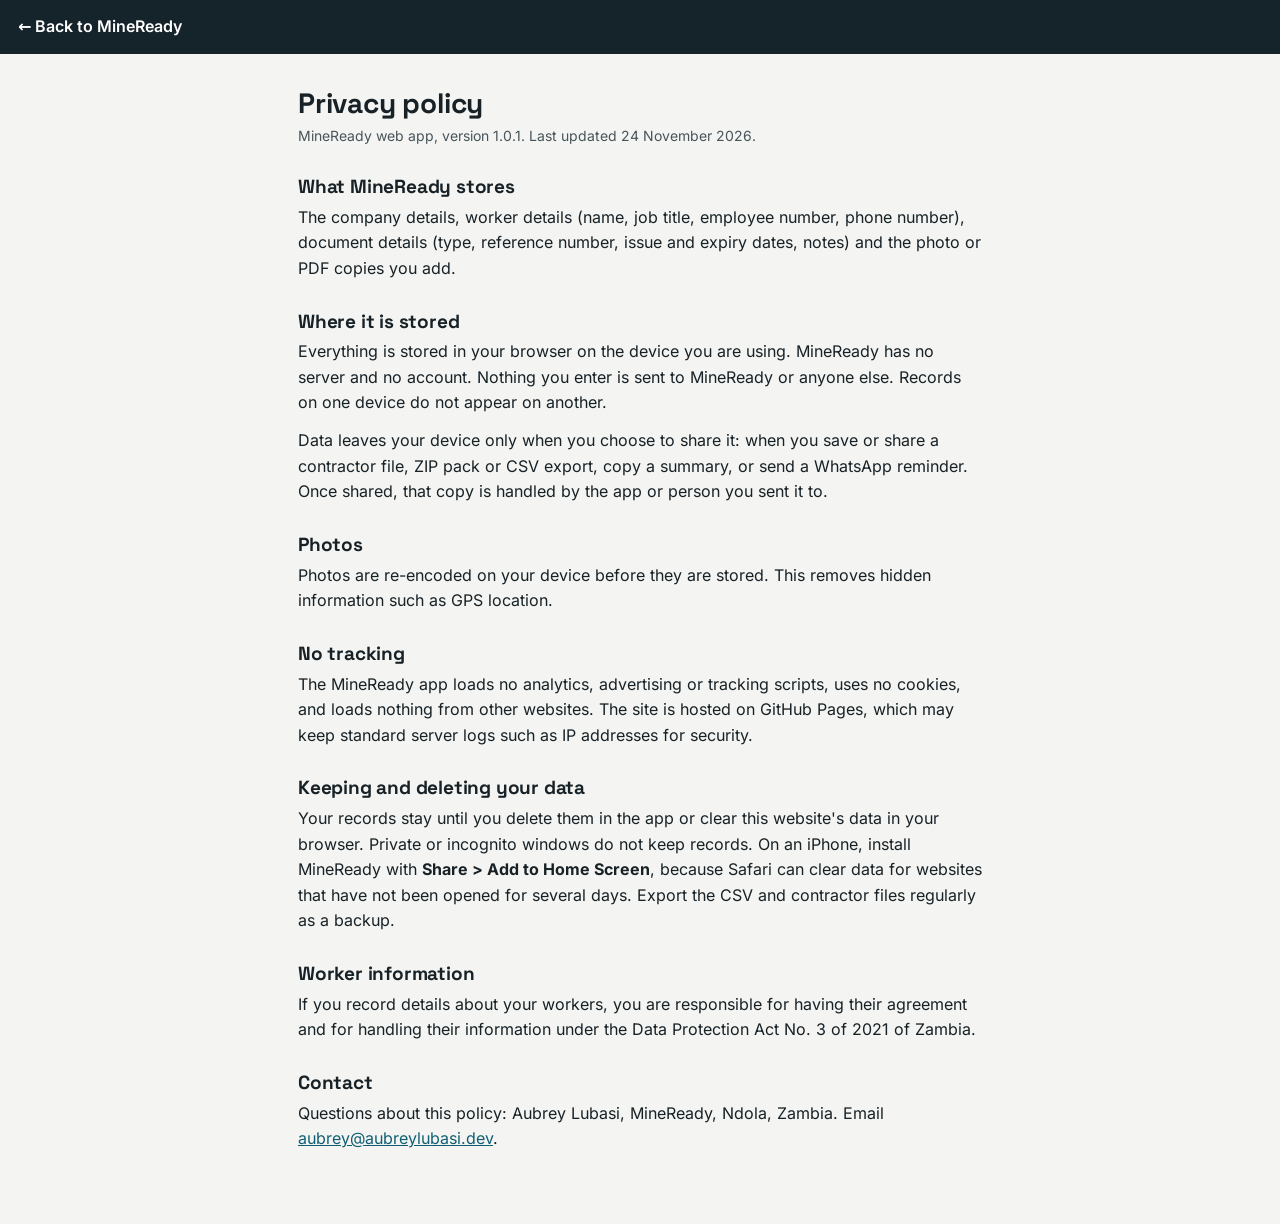
<file: privacy.html>
<!DOCTYPE html>
<html lang="en"><head>
<meta charset="utf-8"><meta name="viewport" content="width=device-width, initial-scale=1">
<title>Privacy policy - MineReady app</title>
<link rel="icon" href="icons/favicon.svg" type="image/svg+xml"><link rel="icon" href="icons/favicon-32.png" sizes="32x32">
<link rel="stylesheet" href="fonts/fonts.css"><link rel="stylesheet" href="legal.css">
</head><body>
<header><a href="index.html#more">&larr; Back to MineReady</a></header>
<main>
<h1>Privacy policy</h1>
<p class="muted">MineReady web app, version 1.0.1. Last updated 24 November 2026.</p>

<h2>What MineReady stores</h2>
<p>The company details, worker details (name, job title, employee number, phone number), document details (type, reference number, issue and expiry dates, notes) and the photo or PDF copies you add.</p>

<h2>Where it is stored</h2>
<p>Everything is stored in your browser on the device you are using. MineReady has no server and no account. Nothing you enter is sent to MineReady or anyone else. Records on one device do not appear on another.</p>
<p>Data leaves your device only when you choose to share it: when you save or share a contractor file, ZIP pack or CSV export, copy a summary, or send a WhatsApp reminder. Once shared, that copy is handled by the app or person you sent it to.</p>

<h2>Photos</h2>
<p>Photos are re-encoded on your device before they are stored. This removes hidden information such as GPS location.</p>

<h2>No tracking</h2>
<p>The MineReady app loads no analytics, advertising or tracking scripts, uses no cookies, and loads nothing from other websites. The site is hosted on GitHub Pages, which may keep standard server logs such as IP addresses for security.</p>

<h2>Keeping and deleting your data</h2>
<p>Your records stay until you delete them in the app or clear this website's data in your browser. Private or incognito windows do not keep records. On an iPhone, install MineReady with <b>Share &gt; Add to Home Screen</b>, because Safari can clear data for websites that have not been opened for several days. Export the CSV and contractor files regularly as a backup.</p>

<h2>Worker information</h2>
<p>If you record details about your workers, you are responsible for having their agreement and for handling their information under the Data Protection Act No. 3 of 2021 of Zambia.</p>

<h2>Contact</h2>
<p>Questions about this policy: Aubrey Lubasi, MineReady, Ndola, Zambia. Email <a href="mailto:aubrey@aubreylubasi.dev">aubrey@aubreylubasi.dev</a>.</p>
</main></body></html>
</file>
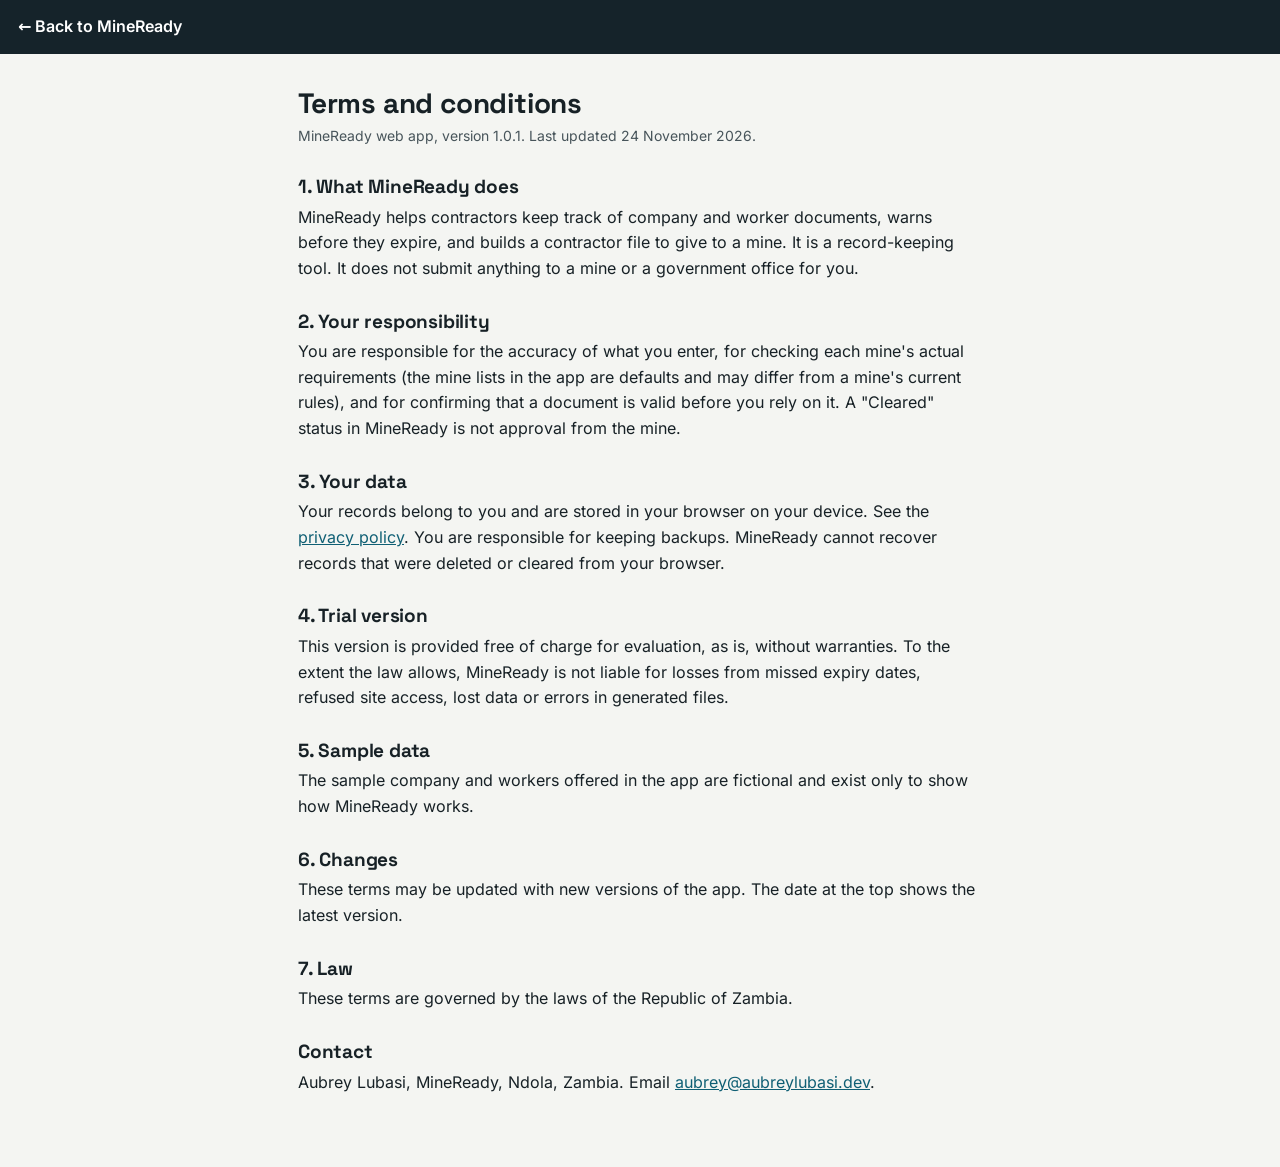
<file: terms.html>
<!DOCTYPE html>
<html lang="en"><head>
<meta charset="utf-8"><meta name="viewport" content="width=device-width, initial-scale=1">
<title>Terms and conditions - MineReady app</title>
<link rel="icon" href="icons/favicon.svg" type="image/svg+xml"><link rel="icon" href="icons/favicon-32.png" sizes="32x32">
<link rel="stylesheet" href="fonts/fonts.css"><link rel="stylesheet" href="legal.css">
</head><body>
<header><a href="index.html#more">&larr; Back to MineReady</a></header>
<main>
<h1>Terms and conditions</h1>
<p class="muted">MineReady web app, version 1.0.1. Last updated 24 November 2026.</p>

<h2>1. What MineReady does</h2>
<p>MineReady helps contractors keep track of company and worker documents, warns before they expire, and builds a contractor file to give to a mine. It is a record-keeping tool. It does not submit anything to a mine or a government office for you.</p>

<h2>2. Your responsibility</h2>
<p>You are responsible for the accuracy of what you enter, for checking each mine's actual requirements (the mine lists in the app are defaults and may differ from a mine's current rules), and for confirming that a document is valid before you rely on it. A "Cleared" status in MineReady is not approval from the mine.</p>

<h2>3. Your data</h2>
<p>Your records belong to you and are stored in your browser on your device. See the <a href="privacy.html">privacy policy</a>. You are responsible for keeping backups. MineReady cannot recover records that were deleted or cleared from your browser.</p>

<h2>4. Trial version</h2>
<p>This version is provided free of charge for evaluation, as is, without warranties. To the extent the law allows, MineReady is not liable for losses from missed expiry dates, refused site access, lost data or errors in generated files.</p>

<h2>5. Sample data</h2>
<p>The sample company and workers offered in the app are fictional and exist only to show how MineReady works.</p>

<h2>6. Changes</h2>
<p>These terms may be updated with new versions of the app. The date at the top shows the latest version.</p>

<h2>7. Law</h2>
<p>These terms are governed by the laws of the Republic of Zambia.</p>

<h2>Contact</h2>
<p>Aubrey Lubasi, MineReady, Ndola, Zambia. Email <a href="mailto:aubrey@aubreylubasi.dev">aubrey@aubreylubasi.dev</a>.</p>
</main></body></html>
</file>
<file: fonts/fonts.css>
@font-face{font-family:Inter;font-style:normal;font-weight:400;font-display:swap;src:url(inter-latin-400-normal.woff2) format('woff2')}
@font-face{font-family:Inter;font-style:normal;font-weight:500;font-display:swap;src:url(inter-latin-500-normal.woff2) format('woff2')}
@font-face{font-family:Inter;font-style:normal;font-weight:600;font-display:swap;src:url(inter-latin-600-normal.woff2) format('woff2')}
@font-face{font-family:Inter;font-style:normal;font-weight:700;font-display:swap;src:url(inter-latin-700-normal.woff2) format('woff2')}
@font-face{font-family:"Space Grotesk";font-style:normal;font-weight:500;font-display:swap;src:url(space-grotesk-latin-500-normal.woff2) format('woff2')}
@font-face{font-family:"Space Grotesk";font-style:normal;font-weight:700;font-display:swap;src:url(space-grotesk-latin-700-normal.woff2) format('woff2')}
</file>
<file: legal.css>
*{box-sizing:border-box}
html,body{margin:0;background:#F4F5F2;color:#172126;font:16px/1.6 Inter,system-ui,-apple-system,"Segoe UI",Roboto,sans-serif}
header{background:#15232A;padding:14px 18px}
header a{color:#fff;font-weight:600;text-decoration:none}
header a:hover{text-decoration:underline}
main{max-width:720px;margin:0 auto;padding:24px 18px 60px}
h1,h2{font-family:"Space Grotesk",Inter,sans-serif;line-height:1.25;letter-spacing:-.2px}
h1{font-size:28px;margin:8px 0 4px}
h2{font-size:19px;margin:28px 0 6px}
p{margin:0 0 12px}
a{color:#0F5F74}
.muted{color:#47545A;font-size:14px}
</file>
